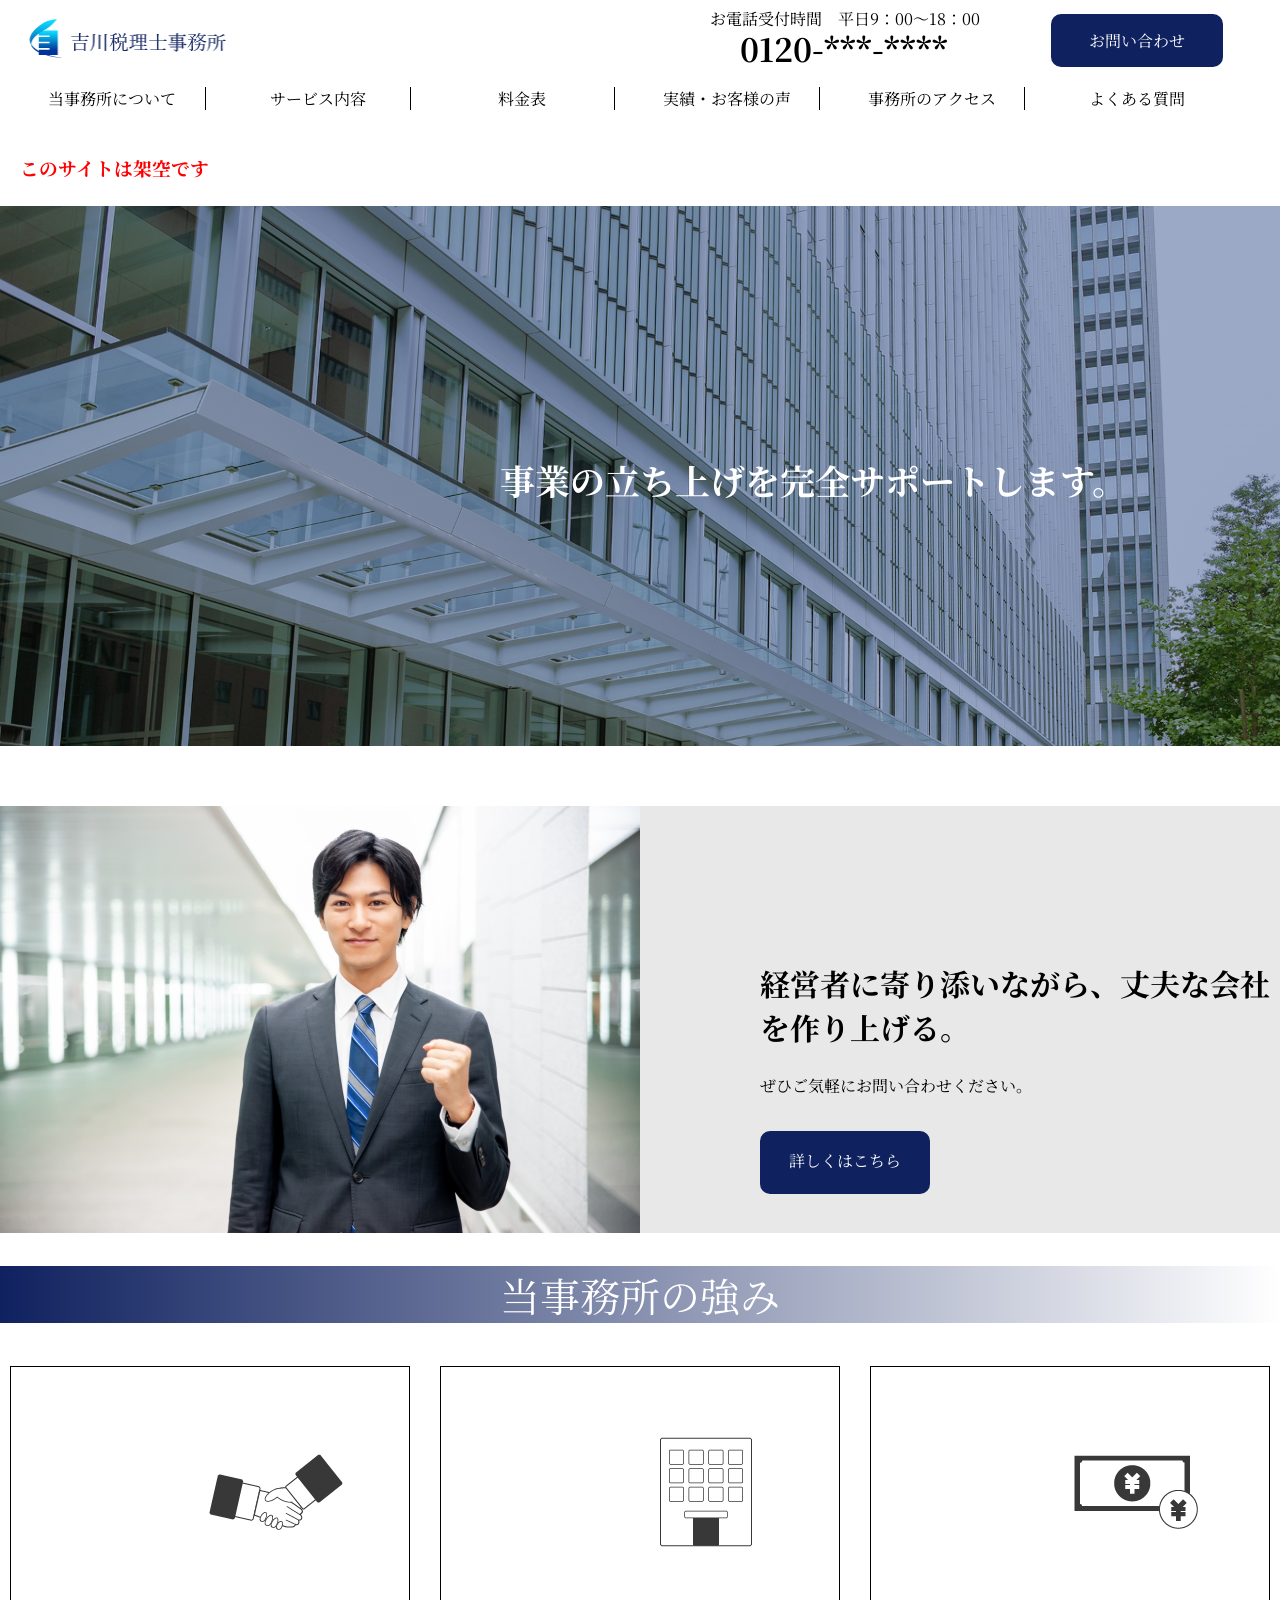
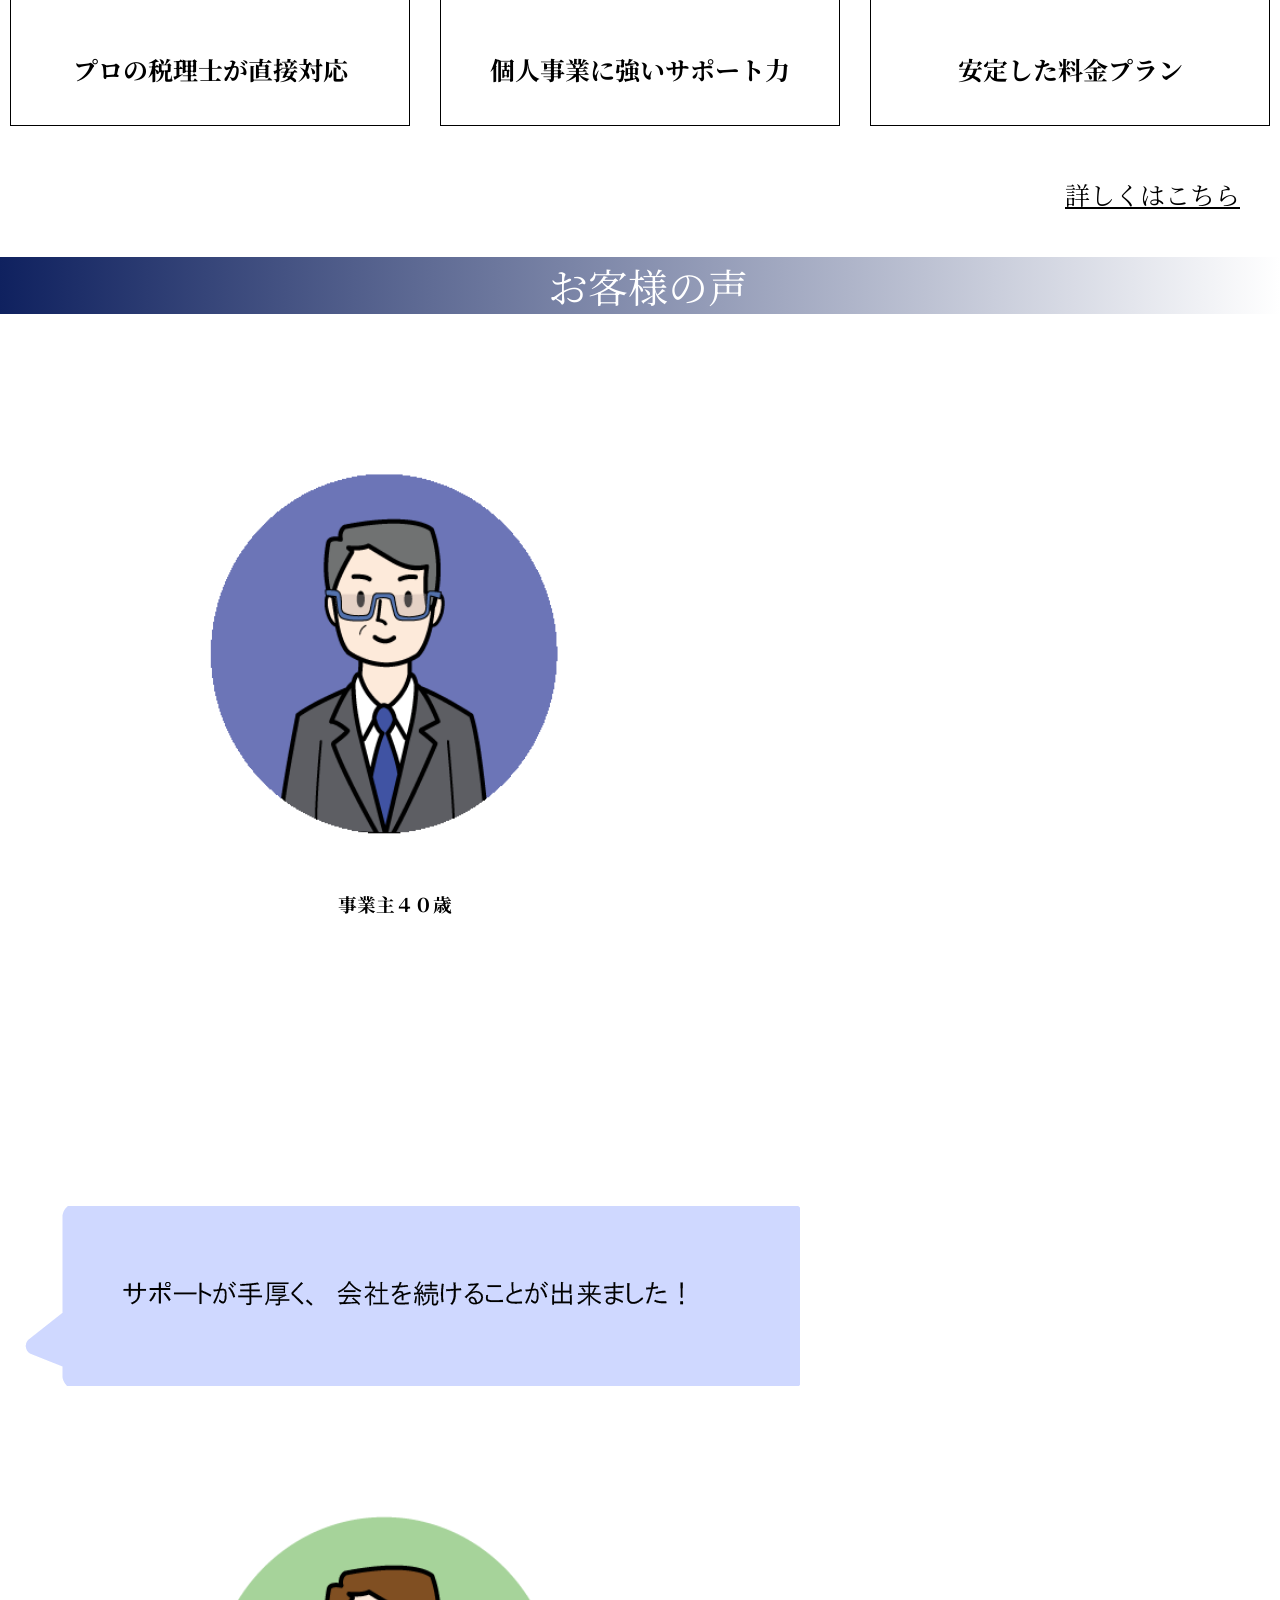
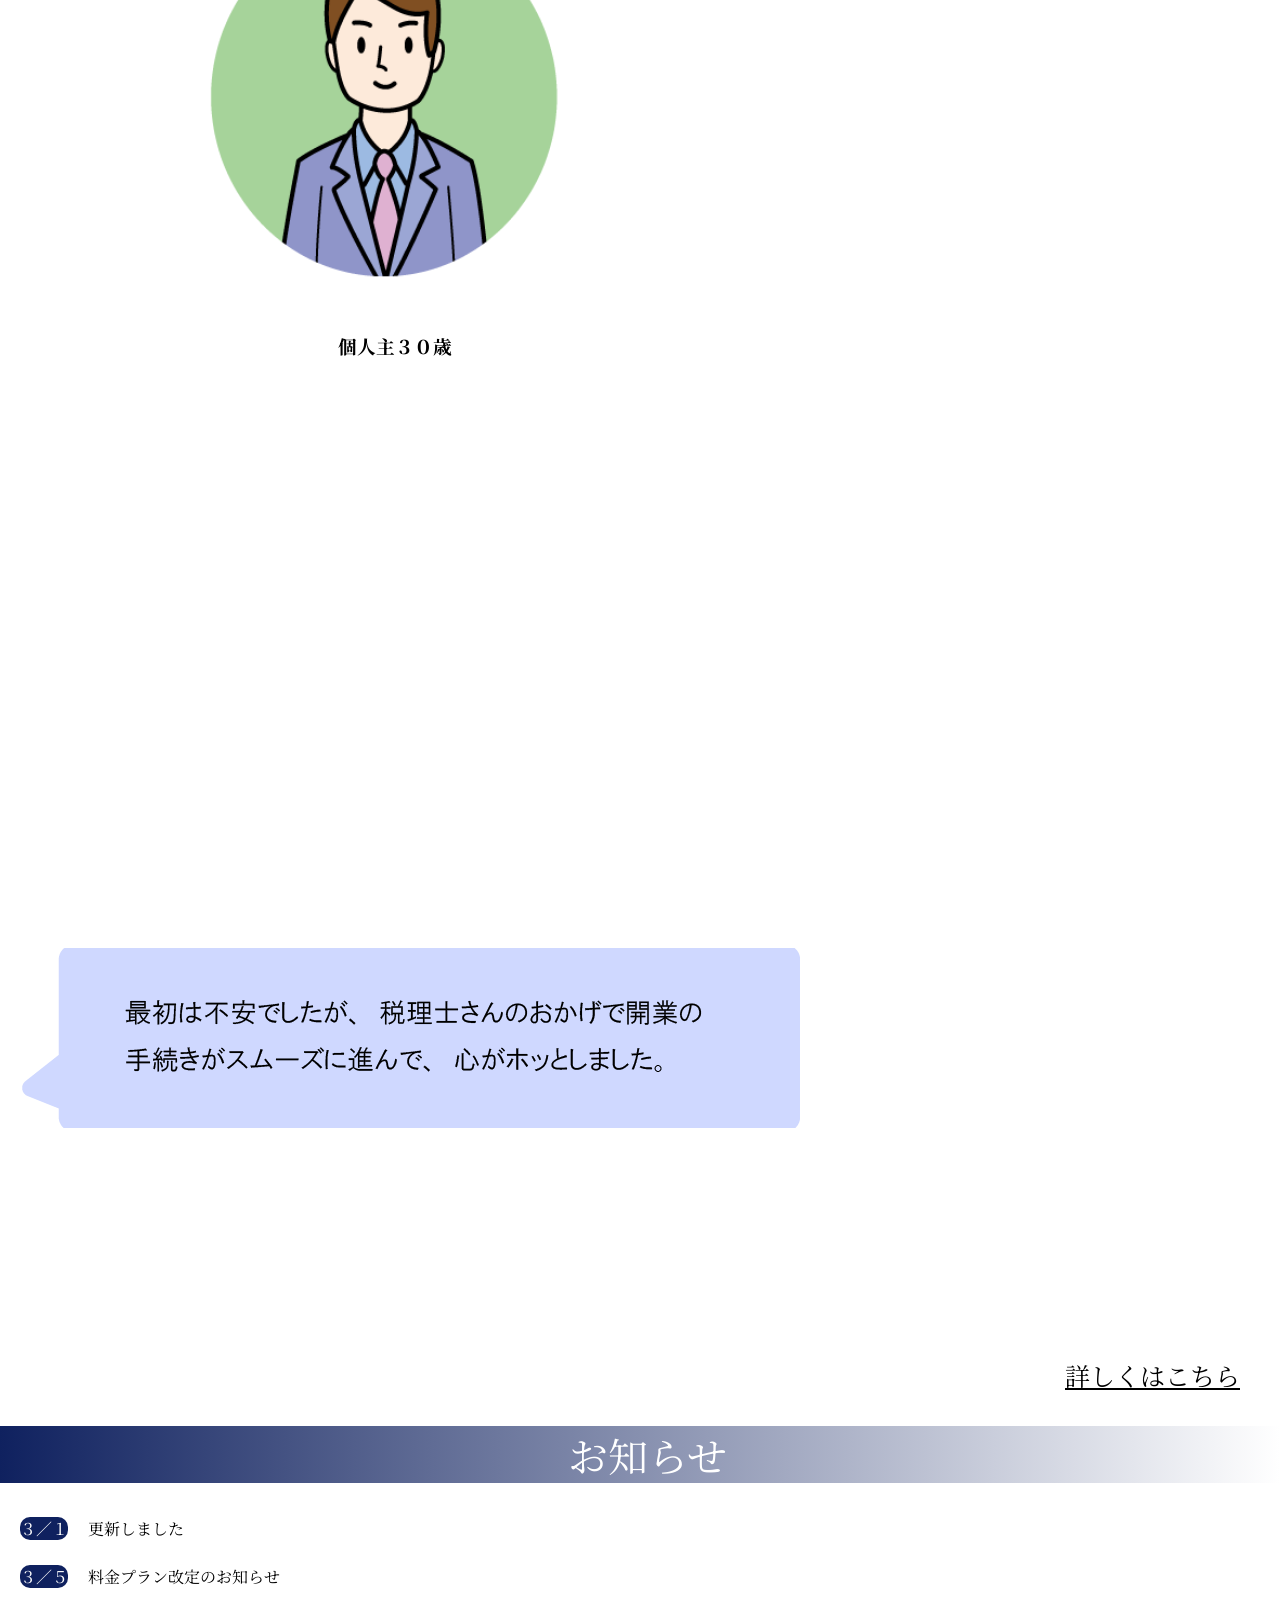
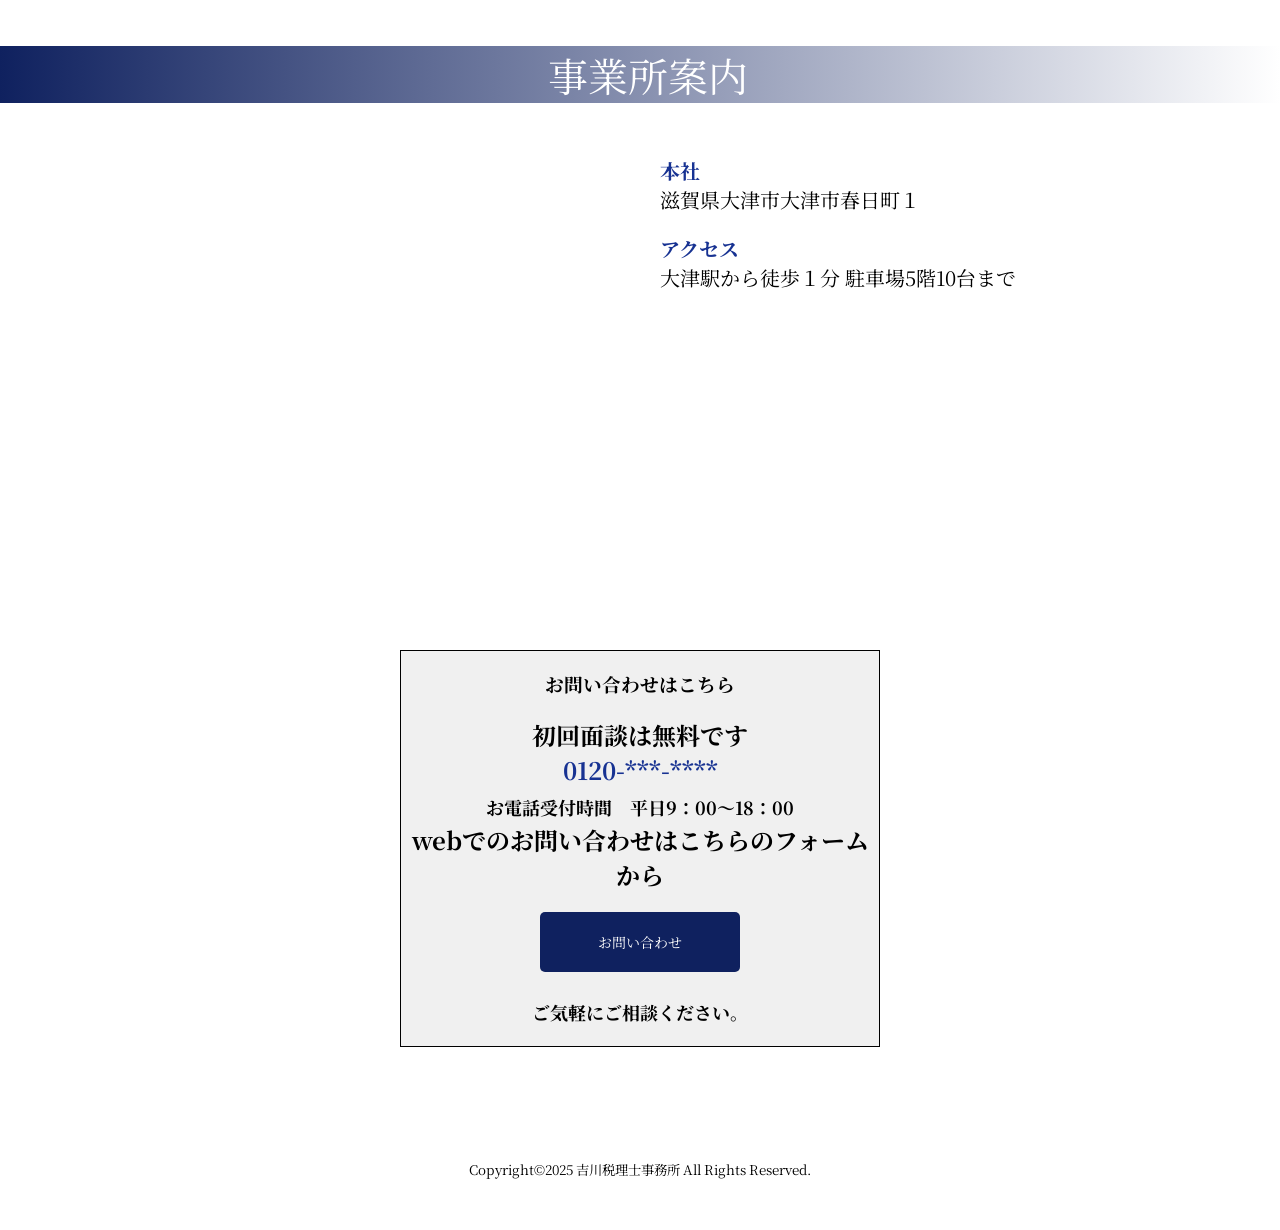
<file: index.html>
<!doctype html>
<html lang="ja">
<head>
    <meta charset="UTF-8">
    <meta name="description" content="架空の税理士のサイト">
    <meta name="viewport" content="width=device-width,initial-scale=1.0">
    <link rel="stylesheet" href="css/main.css" alt="sozai">
    <link rel="stylesheet" href="css/hamburger.css" alt="check">
    <link rel="preconnect" href="https://fonts.googleapis.com">
    <link rel="preconnect" href="https://fonts.gstatic.com" crossorigin>
    <link rel="icon" href="img/favicon.ico">
    <link href="https://fonts.googleapis.com/css2?family=Noto+Serif+JP:wght@200..900&display=swap" rel="stylesheet">
    <script src="https://code.jquery.com/jquery-3.2.1.min.js"></script>
    <script src="js/hamburger.js"></script>
    <title>[架空」吉川税理士事務所</title>
    <meta name="google-site-verification" content="s_pOcBsTZhTqE1O2tz5hnqmHVDOq3gs45yV1lkGjC7s" />
</head>
<body>
<header>
<div class="header-in">
  <div class="mainlogo">
        <img src="img/tax-icon.png" width="268px" height="53px" alt="icon">
    </div>
        <div class="toggle">
            <span></span>
            <span></span>
            <span></span>
        </div>
    
        <nav class="open">
            <ul>
                <li class="moji"><a href="seo.html">当事務所について</a></li>
                <li><a href="service.html">サービス内容</a></li>
                <li><a href="cost.html">料金表</a></li>
                <li><a href="customer.html">実績・お客様の声</a></li>
                <li><a href="access.html">事務所のアクセス</a></li>
                <li><a href="faq.html">よくある質問</a></li>
            </ul>
        </nav>
</div>
        <p class="telephone2">お電話受付時間　平日9：00～18：00</p>
        <h1 class="telephone">0120-***-****</h1>
        <h3 class="kakuu">このサイトは架空です</h3>
    <div class="wrap">
        <div class="wrap_botton">
            <a href="contact.html">お問い合わせ</a>
        </div>
    </div>
    
</header>
    <article>
    <div class="screen">
        <h1 class="word">事業の立ち上げを完全サポートします。</h1>
    </div>
    </article>
    <article>
        <h3 class="kakuu2">このサイトは架空です</h3>
    <div class="photo">
        <img src="img/4191013_s.jpg" alt="my">
        <section class="message">
            <h2>経営者に寄り添いながら、丈夫な会社を作り上げる。</h2>
            <p>ぜひご気軽にお問い合わせください。</p>
        <div class="btns">
            <br><a href="seo.html">詳しくはこちら</a>
        </div>
        </section>
    </div>
    
        <section class="tax_naiyou">
            <h2 class="main_words">当事務所の強み</h2>
        <div class="container">
            <div class="item"><img src="img/hands.png"alt="taiou"><h3>プロの税理士が直接対応</h3></div>
            <div class="item"><img src="img/company.png"alt="company"><h3>個人事業に強いサポート力</h3></div>
            <div class="item"><img src="img/money.png"alt="money"><h3>安定した料金プラン</h3></div>
        </div>
        <p style="text-align:right" class="page2"><a href="service.html" class="page3">詳しくはこちら</a></p>
        </section>
        
        <section class="castmer">
            <h2 class="main_words">お客様の声</h2>
            <div class="icon">
            <img src="img/human2.png" alt="顧客"> <h1 class="icon_name">事業主４０歳</h1>
            </div>
            <div class="bunner">
            <img src="img/bunner-01.png" alt="セリフ">
            </div>
            <div class="icon2">
            <img src="img/human1.png" alt="顧客"><h1 class="icon_name">個人主３０歳</h1>
            </div>
            <div class="bunner2">
            <img src="img/bunner-02.png" alt="セリフ">
            </div>
           <p style="text-align:right" class="page"><a href="customer.html" class="page3">詳しくはこちら</a></p>
        </section>
             
        <section class="news">
            <h2 class="main_words">お知らせ</h2>
            <ul>
                <li class="news2"><a href="#"><time datetime="2025-3-1">３／１</time>更新しました</a></li>
                <li class="news2"><a href="#"><time datetime="2025-3-5">３／５</time>料金プラン改定のお知らせ</a></li>
            </ul>
        </section>
        <article class="map">
            <h2 class="main_words">事業所案内</h2>
        <section class="access">
            <div class="map2">
                <iframe src="https://www.google.com/maps/embed?pb=!1m18!1m12!1m3!1d1634.0660372921993!2d135.86331252640971!3d35.003398818847785!2m3!1f0!2f0!3f0!3m2!1i1024!2i768!4f13.1!3m3!1m2!1s0x60010c58411da46d%3A0x3dc60a6213d0050c!2z5aSn5rSl6aeF!5e0!3m2!1sja!2sjp!4v1779445477964!5m2!1sja!2sjp" width="600" height="450" style="border:0;" allowfullscreen="" loading="lazy" referrerpolicy="no-referrer-when-downgrade"></iframe>
            </div>
            <div class="mapword">
            <p><span>本社</span>
                滋賀県大津市大津市春日町１
            </p>
            <p><span>アクセス</span>
                大津駅から徒歩１分 駐車場5階10台まで
            </p>
            </div>
        </section>
        </article>
       
        <section class="otoiawase">
            <h1>お問い合わせはこちら</h1>
                 <h2>初回面談は無料です
                <span class="word3"><br>0120-***-****</span>
                <span class="word2"><br>お電話受付時間　平日9：00～18：00</span>
                <br>webでのお問い合わせはこちらのフォームから
            <div class="btn">
                    <br><a href="contact.html">お問い合わせ</a>
            </div>
                <span class="word2">ご気軽にご相談ください。</span>
            </h2>
        </section>

 


    
    </article>
</body>
    <footer>
        <small>Copyright&copy;2025 吉川税理士事務所 All Rights Reserved.</small>
    </footer>

</html>
</file>
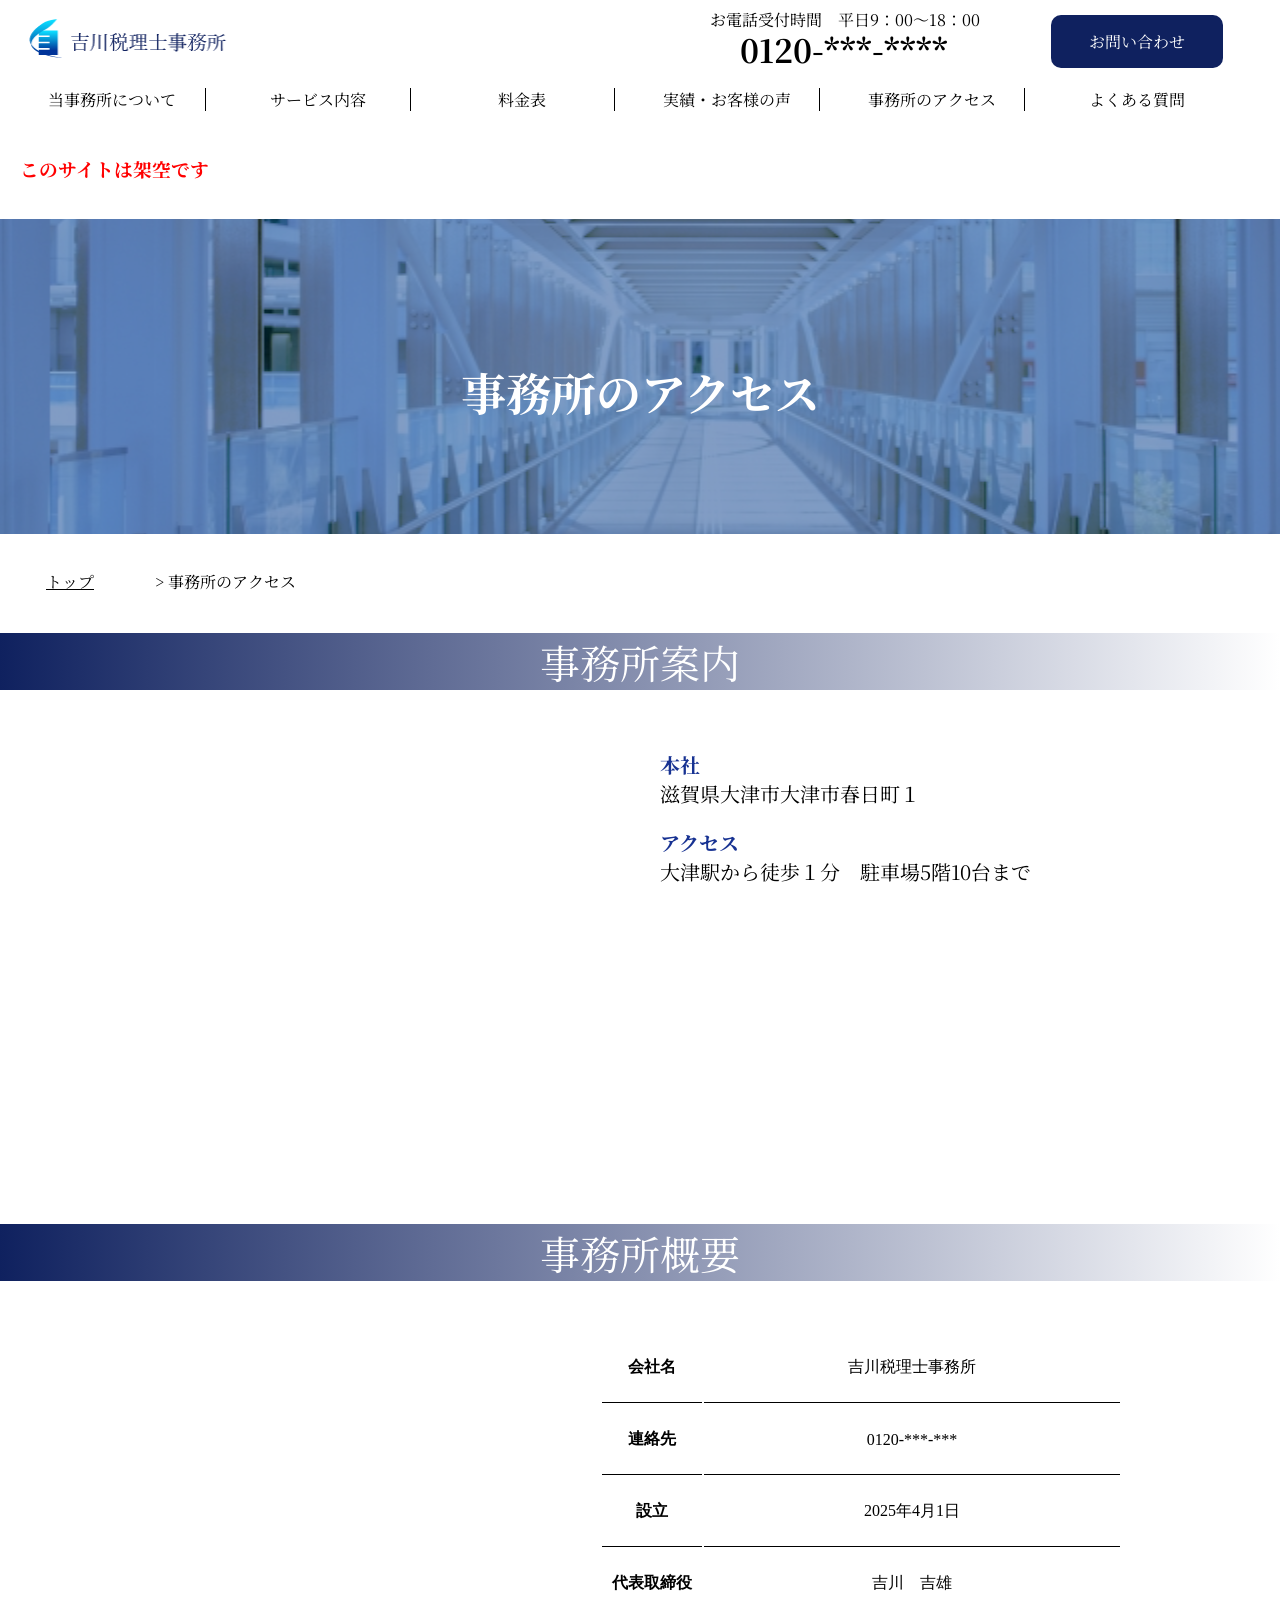
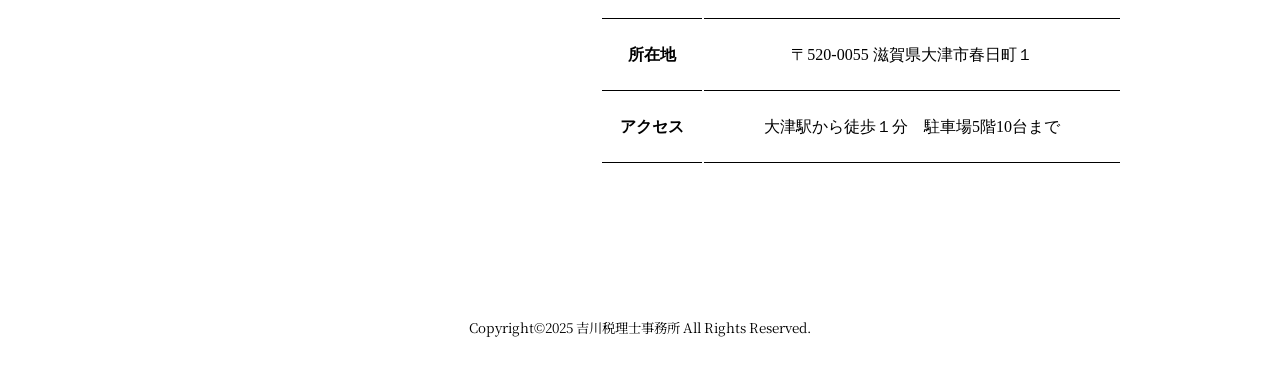
<file: access.html>
<!doctype html>
<html lang="ja">
    <head>
    <meta charset="UTF-8">
    <meta name="description" content="事務所のアクセス">
    <meta name="viewport" content="width=device-width,initial-scale=1.0">
    <link rel="stylesheet" href="css/main.css" alt="sozai">
    <link rel="stylesheet" href="css/access.css" alt="access">
    <link rel="stylesheet" href="css/access_ham.css" alt="access">
    <link rel="icon" href="img/favicon.ico">
    <title>事務所のアクセス</title>
    <link rel="preconnect" href="https://fonts.googleapis.com">
    <link rel="preconnect" href="https://fonts.gstatic.com" crossorigin>
    <link href="https://fonts.googleapis.com/css2?family=Noto+Serif+JP:wght@200..900&display=swap" rel="stylesheet">
    <script src="https://code.jquery.com/jquery-3.2.1.min.js"></script>
    <script src="js/hamburger.js"></script>
    </head>
<body>
<header>
<div class="header-in">
<div class="mainlogo">
        <a href="index.html"><img src="img/tax-icon.png" width="268px" height="53px" alt="icon"></a>
</div>
    <div class="toggle">
            <span></span>
            <span></span>
            <span></span>
    </div>
    <nav class="open">
            <ul>
                <li><a href="seo.html">当事務所について</a></li>
                <li><a href="service.html">サービス内容</a></li>
                <li><a href="cost.html">料金表</a></li>
                <li><a href="customer.html">実績・お客様の声</a></li>
                <li><a href="access.html">事務所のアクセス</a></li>
                <li><a href="faq.html">よくある質問</a></li>
            </ul>
    </nav>
    </div>
        <p class="telephone2">お電話受付時間　平日9：00～18：00</p>
        <h1 class="telephone">0120-***-****</h1>
        <h3 class="kakuu">このサイトは架空です</h3>
    <div class="wrap">
        <div class="wrap_botton">
            <a href="contact.html">お問い合わせ</a>
        </div>
    </div>
</header>
    <article>
            <div class="photo_seo">
                <h1 class="word_seo">事務所のアクセス</h1>
            </div>
            <ol class="pan">
                <li class="panmoji"><a href="index.html" class="panmoji2">トップ</a>&nbsp;&nbsp;&gt;</li>
                <li class="panmoji">事務所のアクセス</li>
            </ol>
            <h3 class="kakuu2">このサイトは架空です</h3>
    </article>
             <article class="map">
               <div class="access_words">
                <p>事務所案内</p>
            </div>
        <section class="access">
            <div class="map2">
                <iframe src="https://www.google.com/maps/embed?pb=!1m18!1m12!1m3!1d1634.0660372921993!2d135.86331252640971!3d35.003398818847785!2m3!1f0!2f0!3f0!3m2!1i1024!2i768!4f13.1!3m3!1m2!1s0x60010c58411da46d%3A0x3dc60a6213d0050c!2z5aSn5rSl6aeF!5e0!3m2!1sja!2sjp!4v1779445629456!5m2!1sja!2sjp" width="600" height="450" style="border:0;" allowfullscreen="" loading="lazy" referrerpolicy="no-referrer-when-downgrade"></iframe>
            </div>
            <div class="mapword">
            <p><span>本社</span>
                滋賀県大津市大津市春日町１
            </p>
            <p><span>アクセス</span>
                大津駅から徒歩１分　駐車場5階10台まで
            </p>
            </div>
        </section>
        </article>
       
            <div class="access_words">
                <p>事務所概要</p>
            </div>
            <table>
                <tr>
                    <th>会社名</th>
                    <td>吉川税理士事務所</td>
                </tr>
                <tr>
                    <th>連絡先</th>
                    <td>0120-***-***</td>
                </tr>
                <tr>
                    <th>設立</th>
                    <td>2025年4月1日</td>
                </tr>
                <tr>
                    <th>代表取締役</th>
                    <td>吉川　吉雄</td>
                </tr>
                <tr>
                    <th>所在地</th>
                    <td>〒520-0055 滋賀県大津市春日町１</td>
                </tr>
                <tr>
                    <th>アクセス</th>
                    <td>大津駅から徒歩１分　駐車場5階10台まで</td>
                </tr>
            </table>
       
</body>
<footer>
    <div class="wrap2">
        <div class="wrap_botton2">
            <a href="contact.html">お問い合わせ</a>
        </div>
    </div>
    <small>Copyright&copy;2025 吉川税理士事務所 All Rights Reserved.</small>
</footer>
</html>
</file>
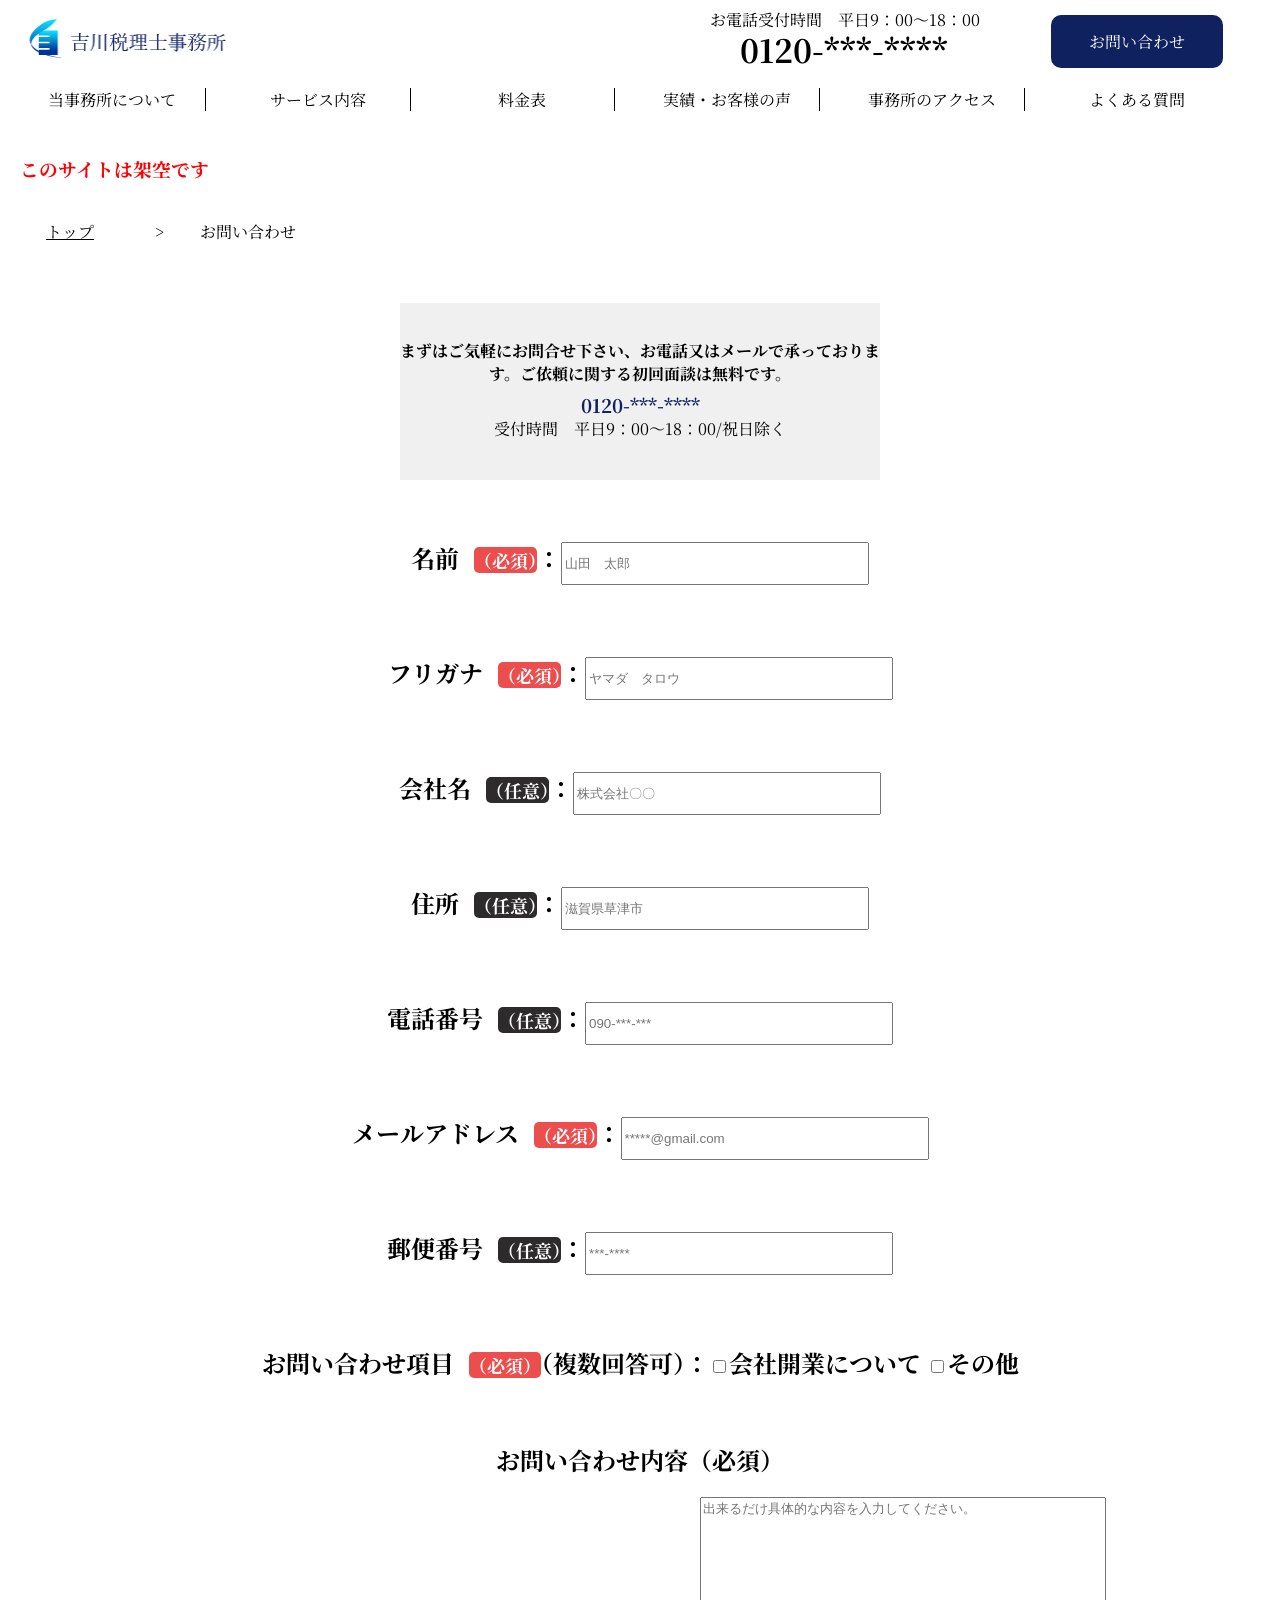
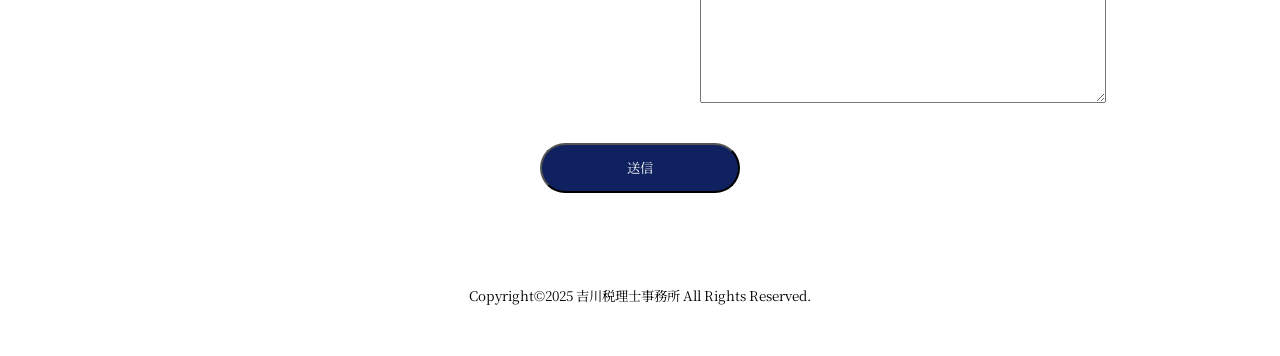
<file: contact.html>
<!doctype html>
<html lang="ja">
    <head>
        <meta charset="UTF-8">
        <meta name="description" content="お問い合わせ">
        <meta name="viewport" content="width=device-width,initial-scale=1.0">
        <link rel="stylesheet" href="css/main.css" alt="sozai">
        <link rel="stylesheet" href="css/contact.css" alt="contact">
        <link rel="stylesheet" href="css/contact_ham.css" alt="contact">
        <link rel="icon" href="img/favicon.ico">
        <title>お問い合わせフォーム</title>
     <link rel="preconnect" href="https://fonts.googleapis.com">
    <link rel="preconnect" href="https://fonts.gstatic.com" crossorigin>
    <link href="https://fonts.googleapis.com/css2?family=Noto+Serif+JP:wght@200..900&display=swap" rel="stylesheet">
    <script src="https://code.jquery.com/jquery-3.2.1.min.js"></script>
    <script src="js/hamburger.js"></script>
    </head>
    <body>
    <header>
    <div class="header-in">
        <div class="mainlogo">
                <a href="index.html"><img src="img/tax-icon.png" width="268px" height="53px" alt="icon"></a>
            </div>
             <div class="toggle">
            <span></span>
            <span></span>
            <span></span>
            </div>
            <nav class="open">
             <ul>
                    <li><a href="seo.html">当事務所について</a></li>
                    <li><a href="service.html">サービス内容</a></li>
                    <li><a href="cost.html">料金表</a></li>
                    <li><a href="customer.html">実績・お客様の声</a></li>
                    <li><a href="access.html">事務所のアクセス</a></li>
                    <li><a href="faq.html">よくある質問</a></li>
            </ul>
            </nav>
    </div>
                 <p class="telephone2">お電話受付時間　平日9：00～18：00</p>
                <h1 div class="telephone">0120-***-****</h1>
                <h3 class="kakuu">このサイトは架空です</h3>
            <div class="wrap">
                <div class="wrap_botton">
                    <a href="contact.html">お問い合わせ</a>
                </div>
            </div>
    </header>
    <article>
        <ol class="pan">
            <li class="panmoji"><a href="index.html" class="panmoji2">トップ</a>&nbsp;&nbsp;&gt;</li>
            <li class="panmoji">お問い合わせ</li>
        </ol>
        <h3 class="kakuu2">このサイトは架空です</h3>
    </article>
    <article>
        <article class="phone">
        <section>
            <p class="text1">まずはご気軽にお問合せ下さい、お電話又はメールで承っております。ご依頼に関する初回面談は無料です。</p>
        </section>
            <h1 class="phone1">0120-***-****</h1>
            <p class="text2">受付時間　平日9：00～18：00/祝日除く</p>
        </article>
            <form>
                <h2>
                    <label>名前<span class="required">（必須）</span>：<input type="text" name="namae" placeholder="山田　太郎" required></label>
                </h2>
                <h2>
                    <label>フリガナ<span class="required">（必須）</span>：<input type="text" name="hurigana" placeholder="ヤマダ　タロウ" required></label>
                </h2>
                <h2>
                    <label>会社名<span class="required2">（任意）</span>：<input type="text" name="usercompany" placeholder="株式会社〇〇"></label>
                </h2>
                <h2>
                    <label>住所<span class="required2">（任意）</span>：<input type="text" name="useraddress" placeholder="滋賀県草津市"></label>
                </h2>
                <h2>
                    <label>電話番号<span class="required2">（任意）</span>：<input type="tel" name="usertel" placeholder="090-***-***"></label>
                </h2>
                <h2>
                    <label>メールアドレス<span class="required">（必須）</span>：<input type="email"name="usermail" placeholder="*****@gmail.com" required></label>
                </h2>
                <h2>
                    <label>郵便番号<span class="required2">（任意）</span>：<input type="text" name="userpostal" placeholder="***-****"></label>
                </h2>
                <h2 class="checkbox">
                    <label>お問い合わせ項目<span class="required">（必須）</span>（複数回答可）：<input type="checkbox" name="course" value="kigyou" required>会社開業について
                                                                <input type="checkbox" name="course" value="sonota" required>その他
                                                                
                    </label>
                </h2>
                <h2>
                    <label>お問い合わせ内容（必須）<textarea name="usercomment" placeholder="出来るだけ具体的な内容を入力してください。" required></textarea></label>
                </h2>
                <h1 class="soushin">
                    <button type="submit" name="soushin">送信</button>
                </h1>
            </form>
    </article>
    </body>
    <footer>
        <small>Copyright&copy;2025 吉川税理士事務所 All Rights Reserved.</small>
    </footer>
</html>
</file>
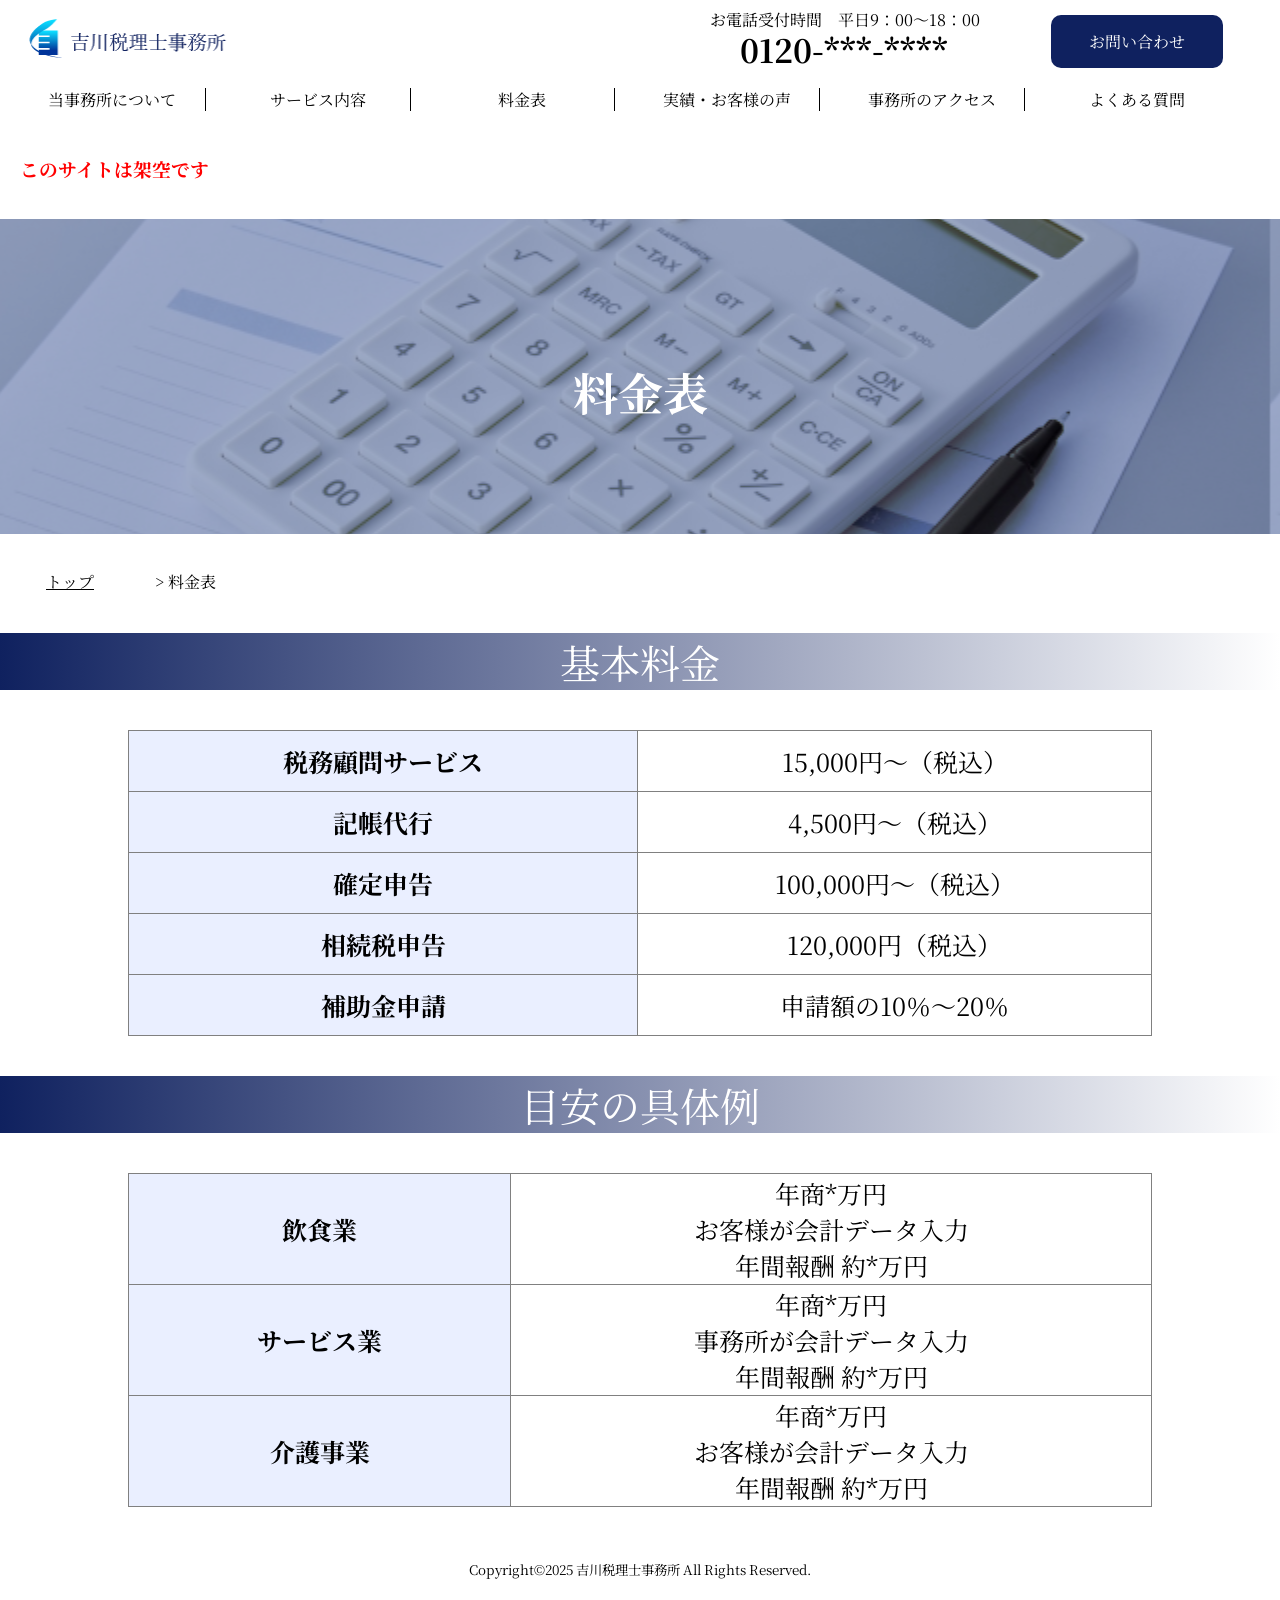
<file: cost.html>
<!doctype html>
<html lang="ja">
<head>
    <meta charset="UTF-8">
    <meta name="description" content="費用・プラン">
    <meta name="viewport" content="width=device-width,initial-scale=1.0">
    <link rel="stylesheet" href="css/main.css"alt="sozai">
    <link rel="stylesheet" href="css/cost.css"alt="cost">
    <link rel="stylesheet" href="css/cost_ham.css" alt="sozai">
    <link rel="icon" href="img/favicon.ico">
    <title>費用・プラン</title>
    <link rel="preconnect" href="https://fonts.googleapis.com">
    <link rel="preconnect" href="https://fonts.gstatic.com" crossorigin>
    <link href="https://fonts.googleapis.com/css2?family=Noto+Serif+JP:wght@200..900&display=swap" rel="stylesheet">
    <script src="https://code.jquery.com/jquery-3.2.1.min.js"></script>
    <script src="js/hamburger.js"></script>
   
</head>
<body>
<header>
<div class="header-in">
<div class="mainlogo">
        <a href="index.html"><img src="img/tax-icon.png" width="268px" height="53px" alt="icon"></a>
</div>
        <div class="toggle">
            <span></span>
            <span></span>
            <span></span>
        </div>
        <nav class="open">
            <ul>
                <li><a href="seo.html">当事務所について</a></li>
                <li><a href="service.html">サービス内容</a></li>
                <li><a href="cost.html">料金表</a></li>
                <li><a href="customer.html">実績・お客様の声</a></li>
                <li><a href="access.html">事務所のアクセス</a></li>
                <li><a href="faq.html">よくある質問</a></li>
            </ul>
        </nav>
</div>
        <p class="telephone2">お電話受付時間　平日9：00～18：00</p>
        <h1 class="telephone">0120-***-****</h1>
        <h3 class="kakuu">このサイトは架空です</h3>
    <div class="wrap">
        <div class="wrap_botton">
            <a href="contact.html">お問い合わせ</a>
        </div>
    </div>
</header>
    <article>
            <div class="photo_seo">
                <h1 class="word_seo">料金表</h1>
            </div>
            <ol class="pan">
                <li class="panmoji"><a href="index.html" class="panmoji2">トップ</a>&nbsp;&nbsp;&gt;</li>
                <li class="panmoji">料金表</li>
            </ol>
            <h3 class="kakuu2">このサイトは架空です</h3>
         <section> 
            <div>
                <p class="cost_words">基本料金</p>
            
                <table border="1" style="border-collapse:collapse" >
                    <tr>
                        <th>税務顧問サービス</th>
                        <td>15,000円～（税込）</td>
                    </tr>
                    <tr>
                        <th>記帳代行</th>
                        <td>4,500円～（税込）</td>
                    </tr>
                    <tr>
                        <th>確定申告</th>
                        <td>100,000円～（税込）</td>
                    </tr>
                    <tr>
                        <th>相続税申告</th>
                        <td>120,000円（税込）</td>
                    </tr>
                    <tr>
                        <th>補助金申請</th>
                        <td>申請額の10％～20％</td>
                    </tr>
                </table>
            </div>
        </section>
         <p class="cost_words">目安の具体例 </p>
         <section>
         <table border="1" style="border-collapse:collapse">
                <tr>
                    <th>飲食業</th>
                    <td>年商*万円<br>
                        お客様が会計データ入力<br>
                        年間報酬 約*万円
                    </td>
                </tr>
                <tr>
                    <th>サービス業</th>
                    <td>年商*万円<br>
                        事務所が会計データ入力<br>
                        年間報酬 約*万円
                    </td>
                </tr>
                <tr>
                    <th>介護事業</th>
                    <td>年商*万円<br>
                        お客様が会計データ入力<br>
                        年間報酬 約*万円
                    </td>
                </tr>
         </table>
         </section>
    </article>
</body>
<footer>
    <div class="wrap2">
        <div class="wrap_botton2">
            <a href="contact.html">お問い合わせ</a>
        </div>
    </div>
    <small>Copyright&copy;2025 吉川税理士事務所 All Rights Reserved.</small>
</footer>
</html>
</file>
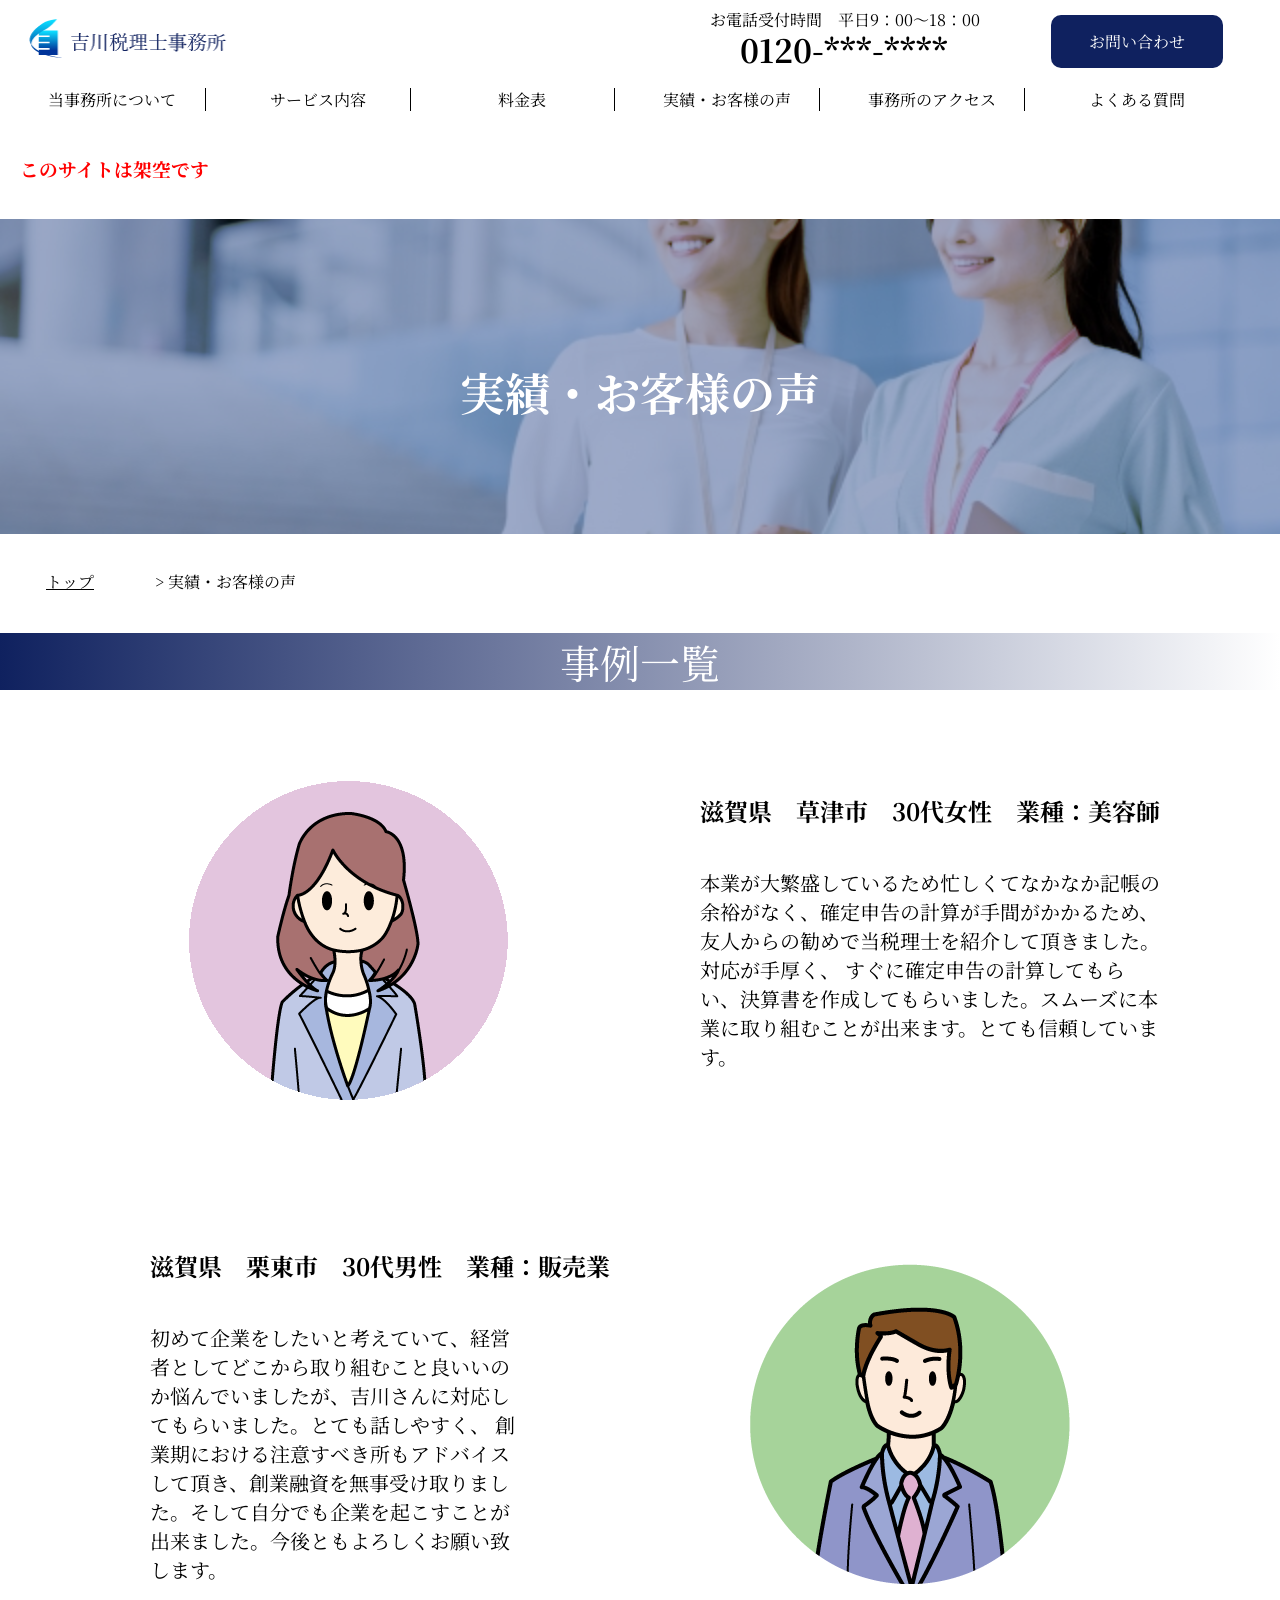
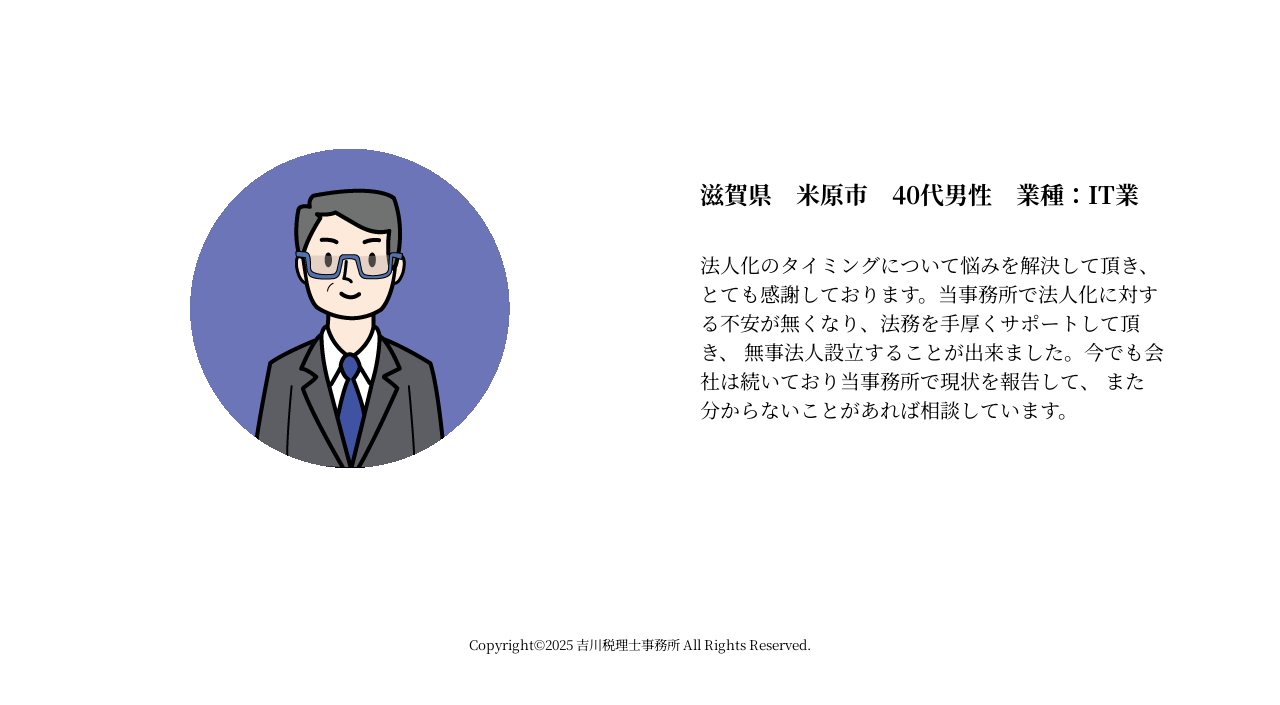
<file: customer.html>
<!doctype html>
<html lang="ja">
<head>
        <meta charset="UTF-8">
        <meta name="description" content="実績・お客様の声">
        <meta name="viewport" content="width=device-width,initial-scale=1.0">
        <link rel="stylesheet" href="css/main.css" alt="sozai">
        <link rel="stylesheet" href="css/customer.css" alt="customer">
        <link rel="stylesheet" href="css/customer_ham.css" alt="customer">
        <link rel="icon" href="img/favicon.ico">
        <title>実績・・お客様の声</title>
        <link rel="preconnect" href="https://fonts.googleapis.com">
        <link rel="preconnect" href="https://fonts.gstatic.com" crossorigin>
        <link href="https://fonts.googleapis.com/css2?family=Noto+Serif+JP:wght@200..900&display=swap" rel="stylesheet">
        <script src="https://code.jquery.com/jquery-3.2.1.min.js"></script>
        <script src="js/hamburger.js"></script>
</head>
<body>
<header>
<div class="header-in">
    <div class="mainlogo">
        <a href="index.html"><img src="img/tax-icon.png" width="268px" height="53px" alt="icon"></a>
    </div>
            <div class="toggle">
                <span></span>
                <span></span>
                <span></span>
            </div>
        <nav class="open">
            <ul>
                <li><a href="seo.html">当事務所について</a></li>
                <li><a href="service.html">サービス内容</a></li>
                <li><a href="cost.html">料金表</a></li>
                <li><a href="customer.html">実績・お客様の声</a></li>
                <li><a href="access.html">事務所のアクセス</a></li>
                <li><a href="faq.html">よくある質問</a></li>
            </ul>
        </nav>
</div>
     <p class="telephone2">お電話受付時間　平日9：00～18：00</p>
        <h1 div class="telephone">0120-***-****</h1>
        <h3 class="kakuu">このサイトは架空です</h3>
    <div class="wrap">
        <div class="wrap_botton">
            <a href="contact.html">お問い合わせ</a>
        </div>
    </div>
</header>
<article>
            <div class="photo_seo">
                <h1 class="word_seo">実績・お客様の声</h1>
            </div>
            <ol class="pan">
                <li class="panmoji"><a href="index.html" class="panmoji2">トップ</a>&nbsp;&nbsp;&gt;</li>
                <li class="panmoji">実績・お客様の声</li>
            </ol>
            <h3 class="kakuu2">このサイトは架空です</h3>

            <div class="customer_words">
                <p>事例一覧</p>
            </div>
            <section class="column2">
                <div class="box2">
                    <div class="photo2">
                        <img src="img/human3.png" alt="woman">
                    </div>
                    <div class="desc2">
                        <h2 class="txt3">滋賀県　草津市　30代女性　業種：美容師</h2>
                        <p class="txt2">本業が大繁盛しているため忙しくてなかなか記帳の余裕がなく、確定申告の計算が手間がかかるため、友人からの勧めで当税理士を紹介して頂きました。対応が手厚く、
                            すぐに確定申告の計算してもらい、決算書を作成してもらいました。スムーズに本業に取り組むことが出来ます。とても信頼しています。</p>
                </div>
                </div>
           
                <div class="box2">
                    <div class="photo2">
                        <img src="img/human1.png" alt="man">
                    </div>
                    <div class="desc2">
                        <h2 class="txt3">滋賀県　栗東市　30代男性　業種：販売業</h2>
                        <p class="txt2">初めて企業をしたいと考えていて、経営者としてどこから取り組むこと良いいのか悩んでいましたが、吉川さんに対応してもらいました。とても話しやすく、
                            創業期における注意すべき所もアドバイスして頂き、創業融資を無事受け取りました。そして自分でも企業を起こすことが出来ました。今後ともよろしくお願い致します。</p>
                    </div>
                </div>
          
                <div class="box2">
                    <div class="photo2">
                        <img src="img/human2.png" alt="man2">
                    </div>
                    <div class="desc2">
                        <h2 class="txt3">滋賀県　米原市　40代男性　業種：IT業</h2>
                        <p class="txt2">法人化のタイミングについて悩みを解決して頂き、とても感謝しております。当事務所で法人化に対する不安が無くなり、法務を手厚くサポートして頂き、
                            無事法人設立することが出来ました。今でも会社は続いており当事務所で現状を報告して、 また分からないことがあれば相談しています。</p>
                    </div>
                </div>
          </section>  



</article>
</body>
<footer>
      <div class="wrap2">
        <div class="wrap_botton2">
            <a href="contact.html">お問い合わせ</a>
        </div>
    </div>
        <small>Copyright&copy;2025 吉川税理士事務所 All Rights Reserved.</small>
</footer>
</html>
</file>
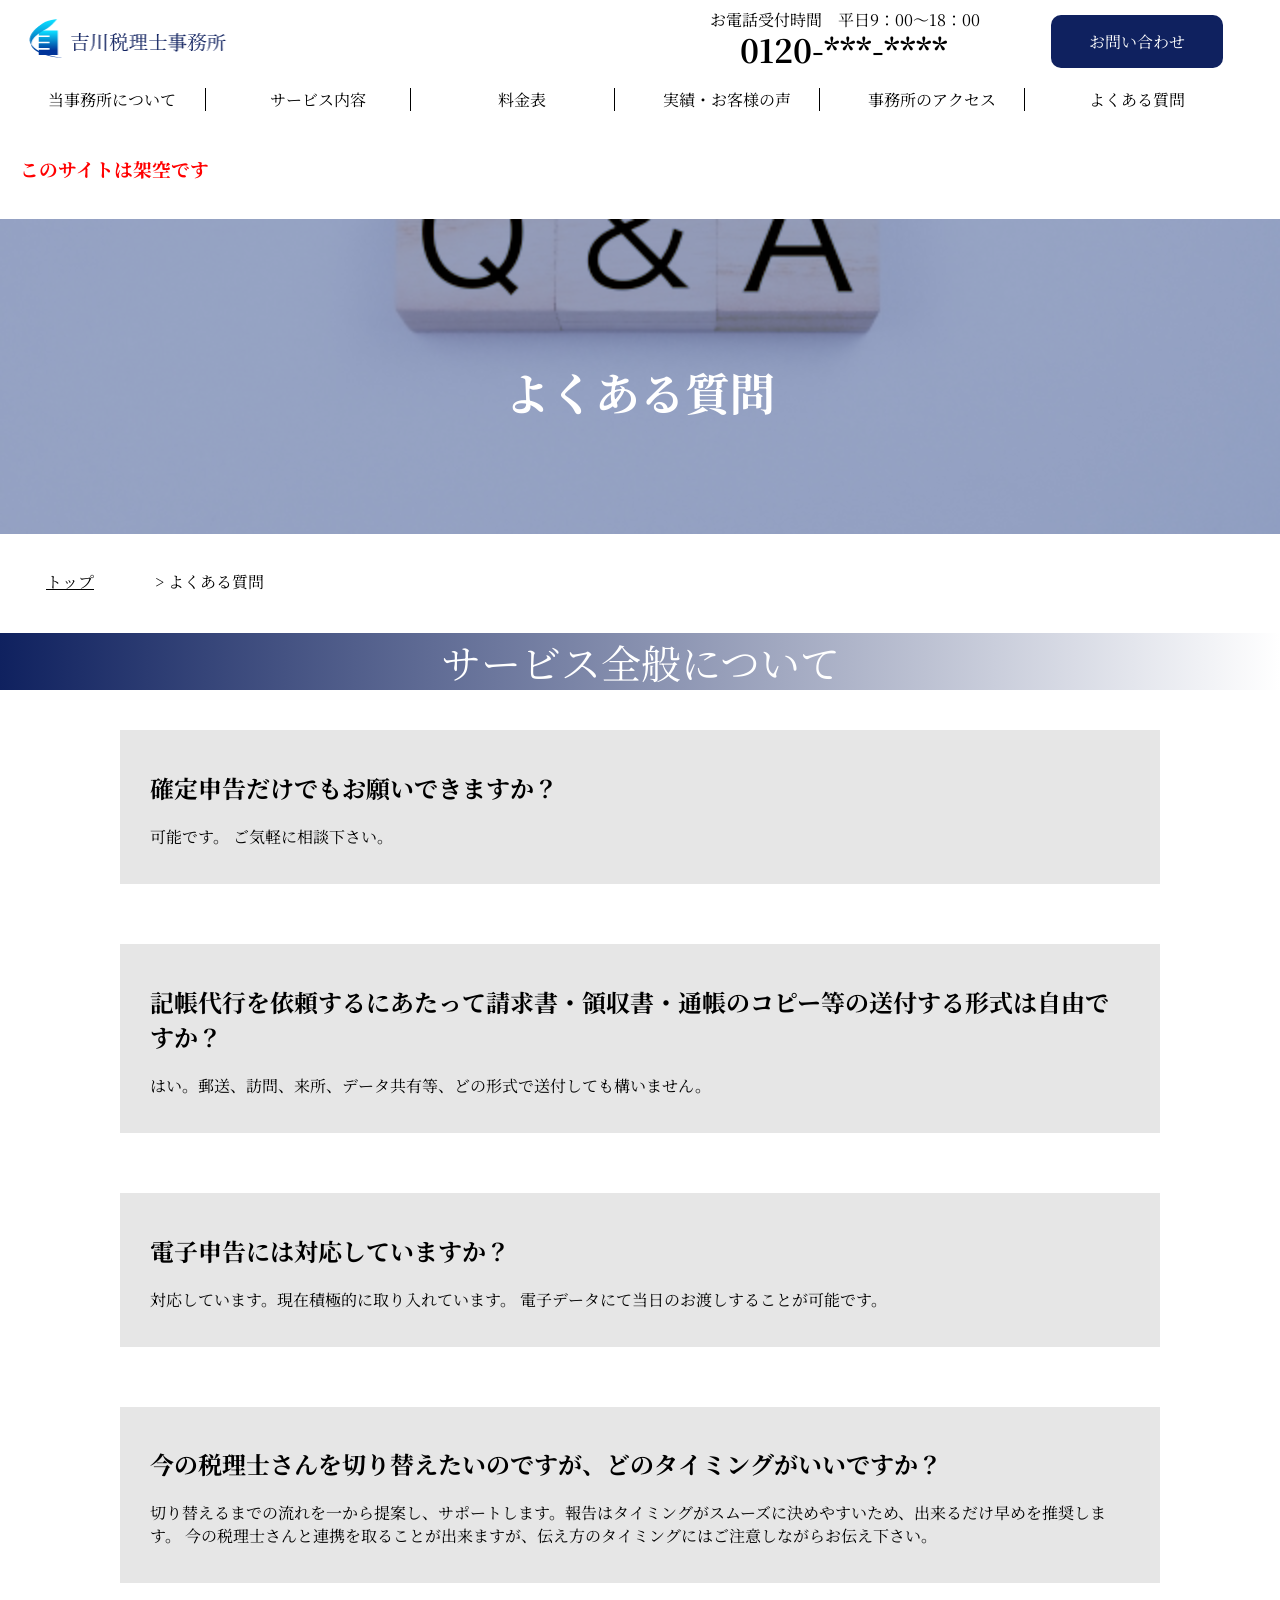
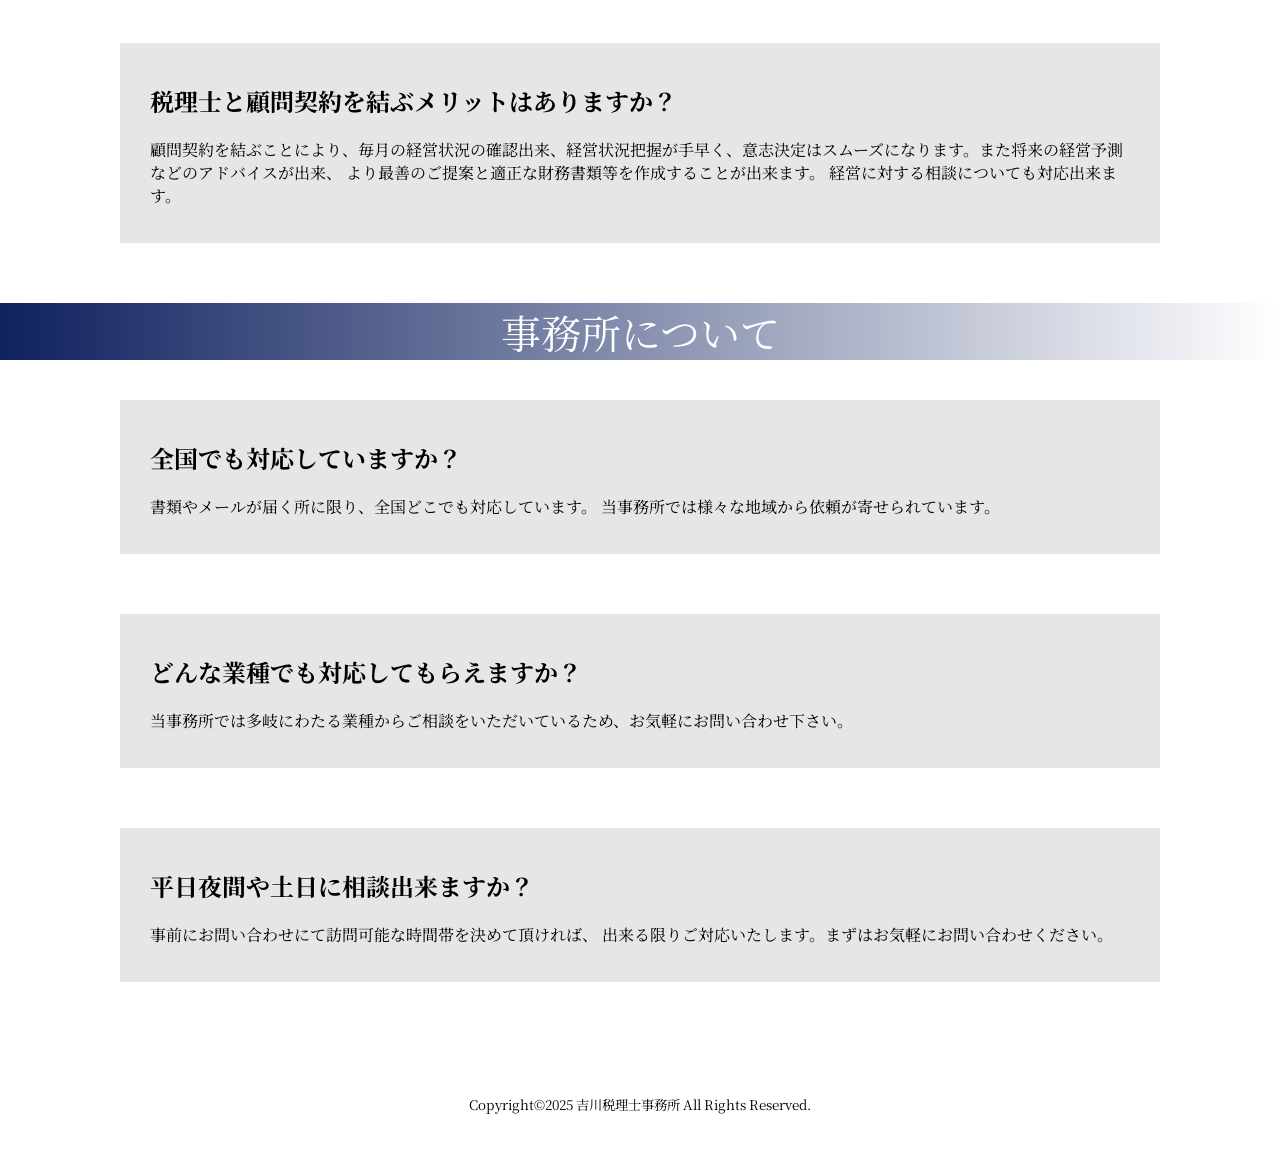
<file: faq.html>
<!doctype html>
<html lang="ja">
    <head>
        <meta charset="UTF-8">
        <meta name="description" content="よくある質問">
        <meta name="viewport" content="width=device-width,initial-scale=1.0">
        <title>よくある質問</title>
        <link rel="stylesheet" href="css/main.css" alt="sozai">
        <link rel="stylesheet" href="css/faq.css" alt="faq">
        <link rel="stylesheet" href="css/faq_ham.css" alt="faq">
        <link rel="preconnect" href="https://fonts.googleapis.com">
        <link rel="preconnect" href="https://fonts.gstatic.com" crossorigin>
        <link rel="icon" href="img/favicon.ico">
        <link href="https://fonts.googleapis.com/css2?family=Noto+Serif+JP:wght@200..900&display=swap" rel="stylesheet">
        <script src="https://code.jquery.com/jquery-3.2.1.min.js"></script>
        <script src="js/hamburger.js"></script>
    </head>
    <body>
<header>
<div class="header-in">
    <div class="mainlogo">
        <a href="index.html"><img src="img/tax-icon.png" width="268px" height="53px" alt="icon"></a>
    </div>
    <div class="toggle">
            <span></span>
            <span></span>
            <span></span>
    </div>
        <nav class="open">
            <ul>
                <li><a href="seo.html">当事務所について</a></li>
                <li><a href="service.html">サービス内容</a></li>
                <li><a href="cost.html">料金表</a></li>
                <li><a href="customer.html">実績・お客様の声</a></li>
                <li><a href="access.html">事務所のアクセス</a></li>
                <li><a href="faq.html">よくある質問</a></li>
            </ul>
        </nav>
</div>
          <p class="telephone2">お電話受付時間　平日9：00～18：00</p>
        <h1 class="telephone">0120-***-****</h1>
        <h3 class="kakuu">このサイトは架空です</h3>
    <div class="wrap">
        <div class="wrap_botton">
            <a href="contact.html">お問い合わせ</a>
        </div>
    </div>
</header>
    <article>
            <div class="photo_seo">
                <h1 class="word_seo">よくある質問</h1>
            </div>
            <ol class="pan">
                <li class="panmoji"><a href="index.html" class="panmoji2">トップ</a>&nbsp;&nbsp;&gt;</li>
                <li class="panmoji">よくある質問</li>
            </ol>
            <h3 class="kakuu2">このサイトは架空です</h3>

            <div class="faq_words">
                <p>サービス全般について</p>
            </div>
            <div class="box3">
                <h2>確定申告だけでもお願いできますか？</h2>
                <p>可能です。
                    ご気軽に相談下さい。
                </p>
            </div>
             <div class="box3">
                <h2>記帳代行を依頼するにあたって請求書・領収書・通帳のコピー等の送付する形式は自由ですか？</h2>
                <p>はい。郵送、訪問、来所、データ共有等、どの形式で送付しても構いません。
                </p>
            </div>
            <div class="box3">
                <h2>電子申告には対応していますか？</h2>
                <p>対応しています。現在積極的に取り入れています。
                    電子データにて当日のお渡しすることが可能です。
                </p>
            </div>
            <div class="box3">
                <h2>今の税理士さんを切り替えたいのですが、どのタイミングがいいですか？</h2>
                <p>切り替えるまでの流れを一から提案し、サポートします。報告はタイミングがスムーズに決めやすいため、出来るだけ早めを推奨します。
                    今の税理士さんと連携を取ることが出来ますが、伝え方のタイミングにはご注意しながらお伝え下さい。
                </p>
            </div>
            <div class="box3">
                <h2>税理士と顧問契約を結ぶメリットはありますか？</h2>
                <p>顧問契約を結ぶことにより、毎月の経営状況の確認出来、経営状況把握が手早く、意志決定はスムーズになります。また将来の経営予測などのアドバイスが出来、
                    より最善のご提案と適正な財務書類等を作成することが出来ます。
                    経営に対する相談についても対応出来ます。
                </p>
            </div>
             <div class="faq_words">
                <p>事務所について</p>
            </div>
            <div class="box3">
                <h2>全国でも対応していますか？</h2>
                <p>書類やメールが届く所に限り、全国どこでも対応しています。
                    当事務所では様々な地域から依頼が寄せられています。
                </p>
            </div>
            <div class="box3">
                <h2>どんな業種でも対応してもらえますか？</h2>
                <p>
                    当事務所では多岐にわたる業種からご相談をいただいているため、お気軽にお問い合わせ下さい。
                </p>
            </div>
            <div class="box3">
                <h2>平日夜間や土日に相談出来ますか？</h2>
                <p>事前にお問い合わせにて訪問可能な時間帯を決めて頂ければ、
                    出来る限りご対応いたします。まずはお気軽にお問い合わせください。
                    
                </p>
            </div>



    </article>
</body>

    <footer>
        <div class="wrap2">
        <div class="wrap_botton2">
            <a href="contact.html">お問い合わせ</a>
        </div>
    </div>
        <small>Copyright&copy;2025 吉川税理士事務所 All Rights Reserved.</small>
    </footer>
</html>
</file>
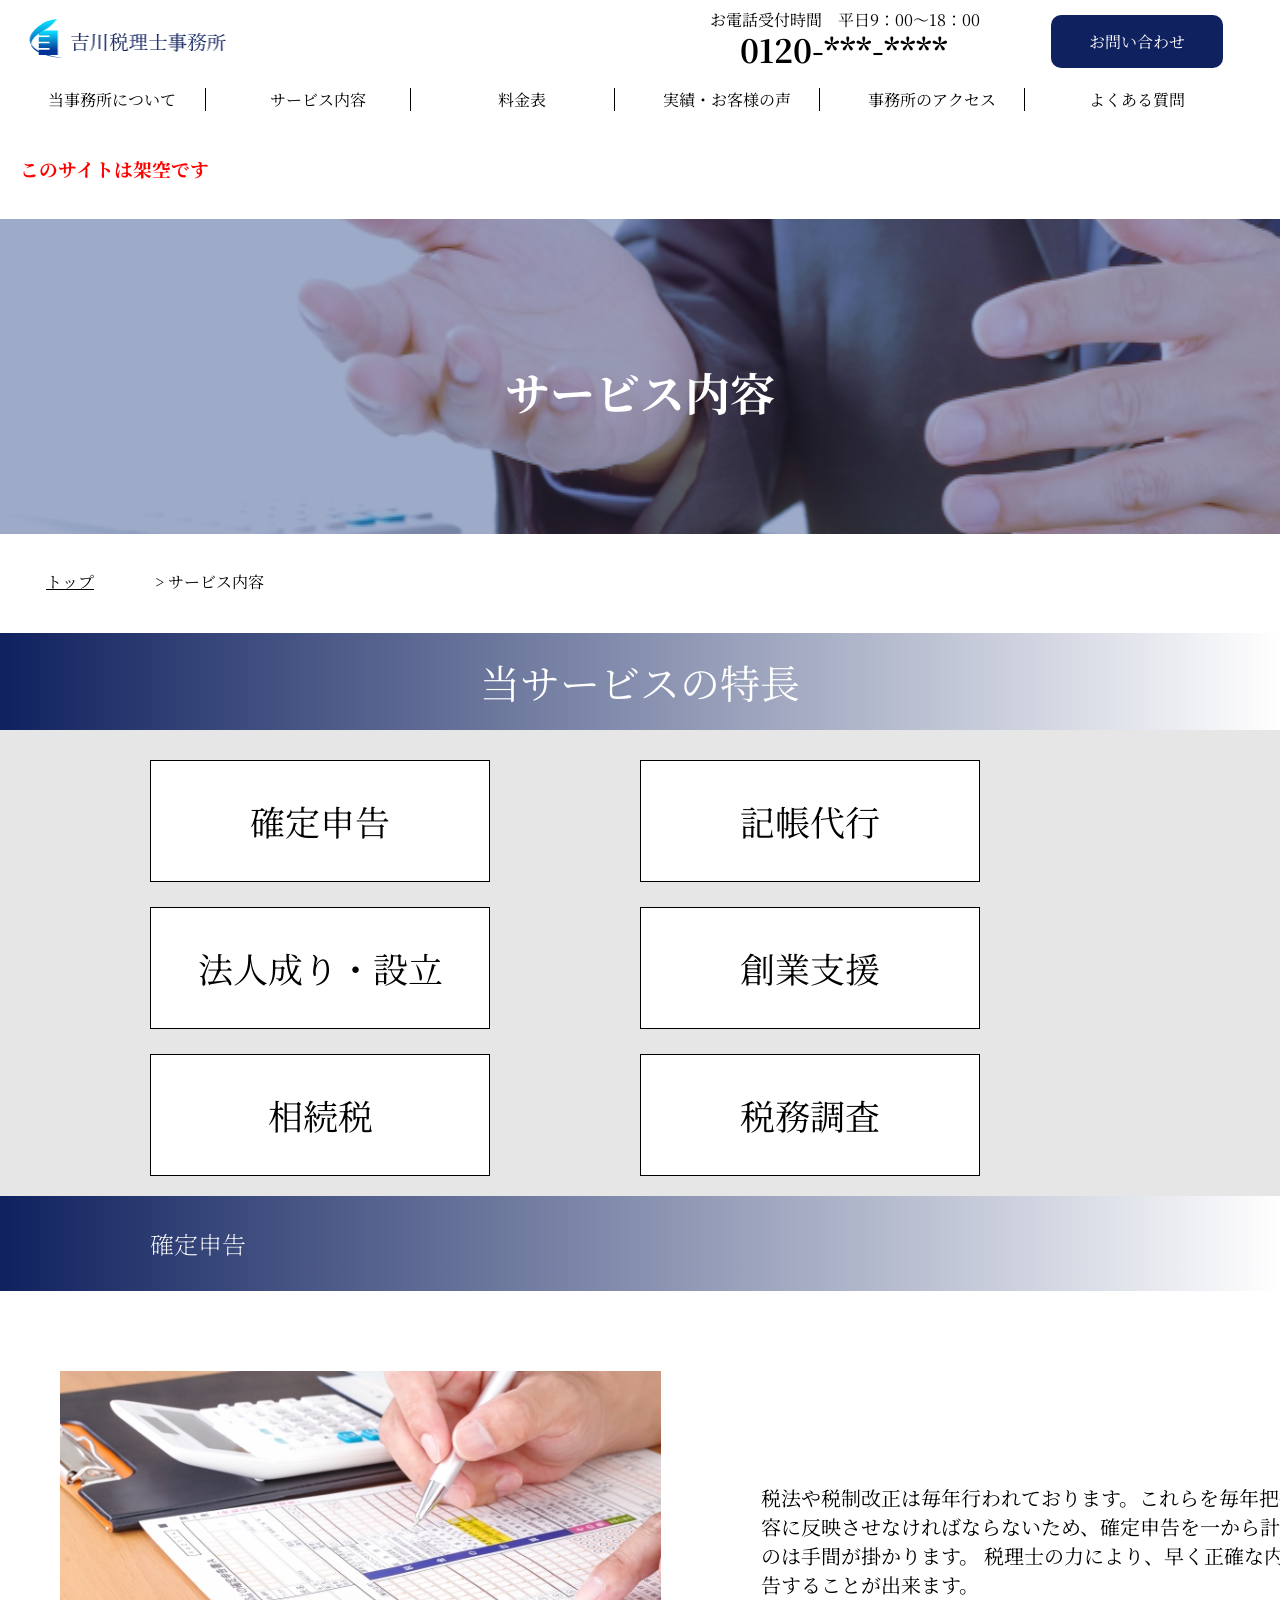
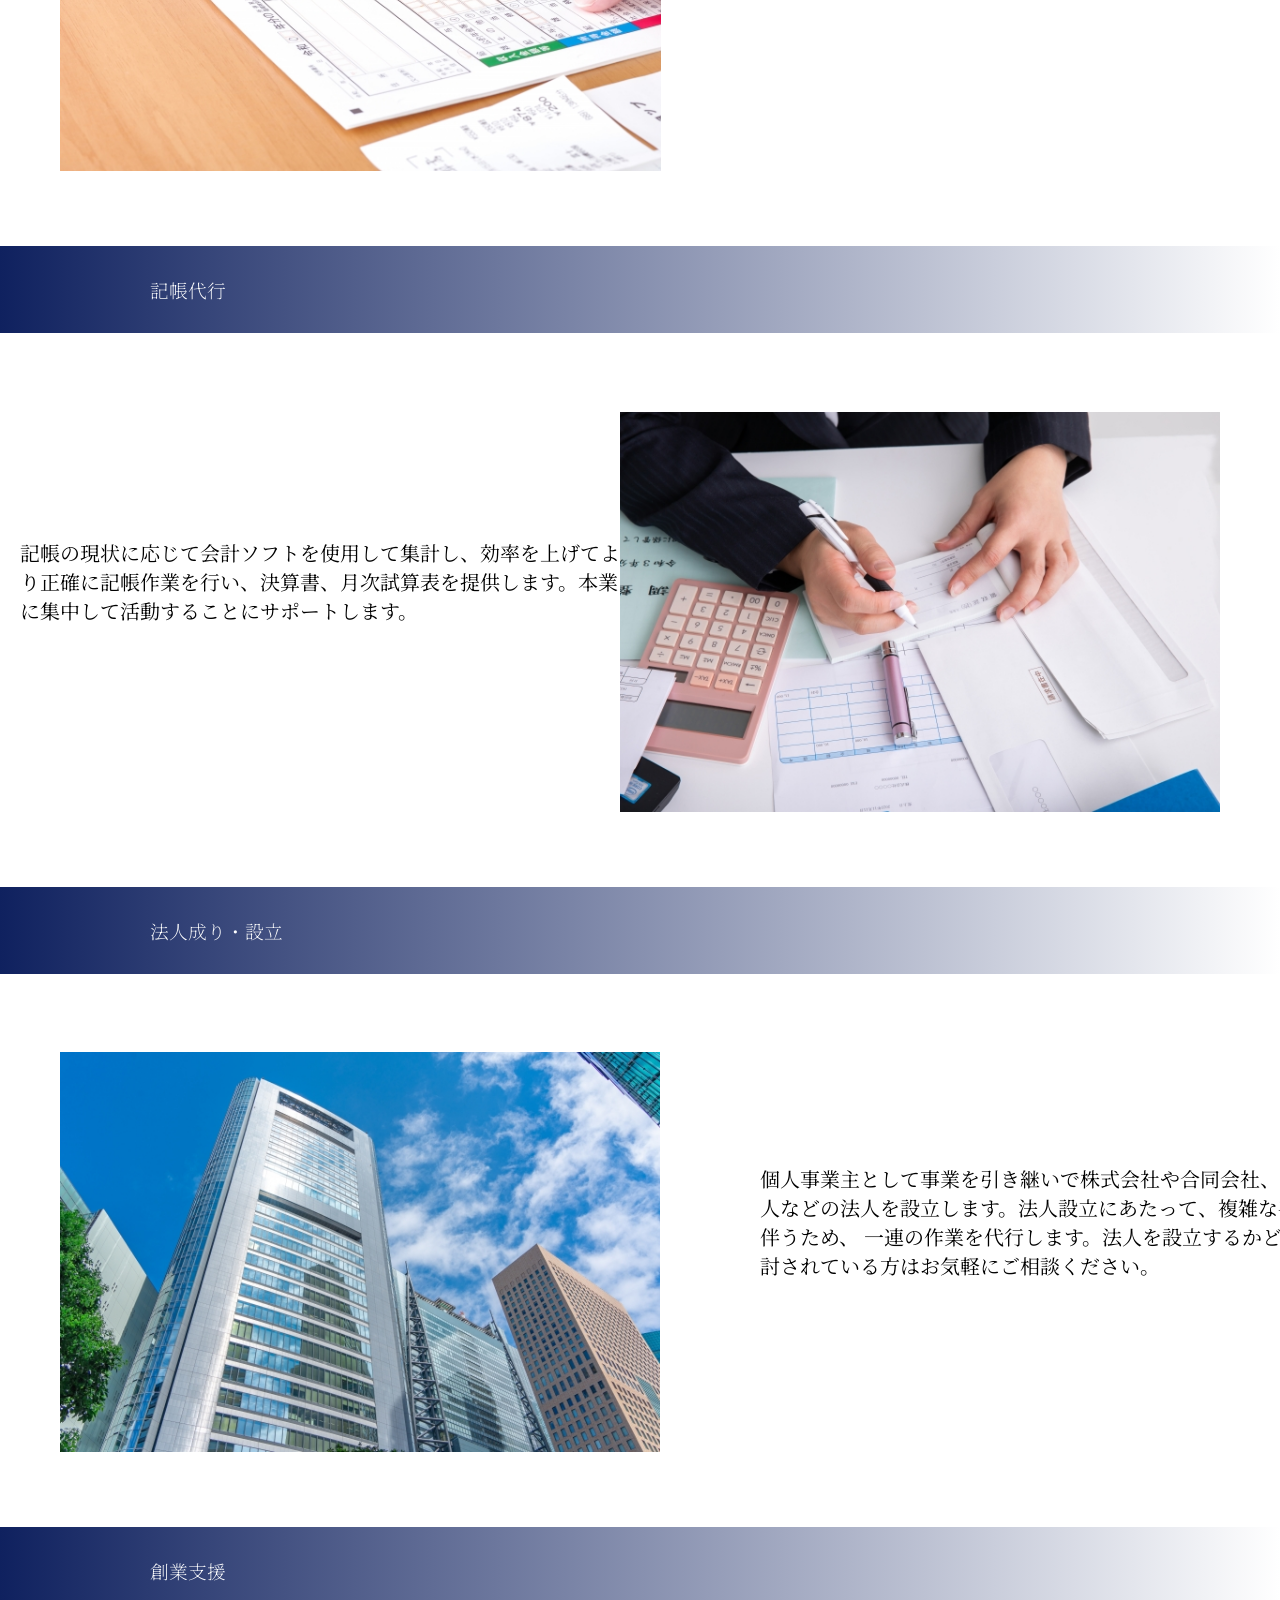
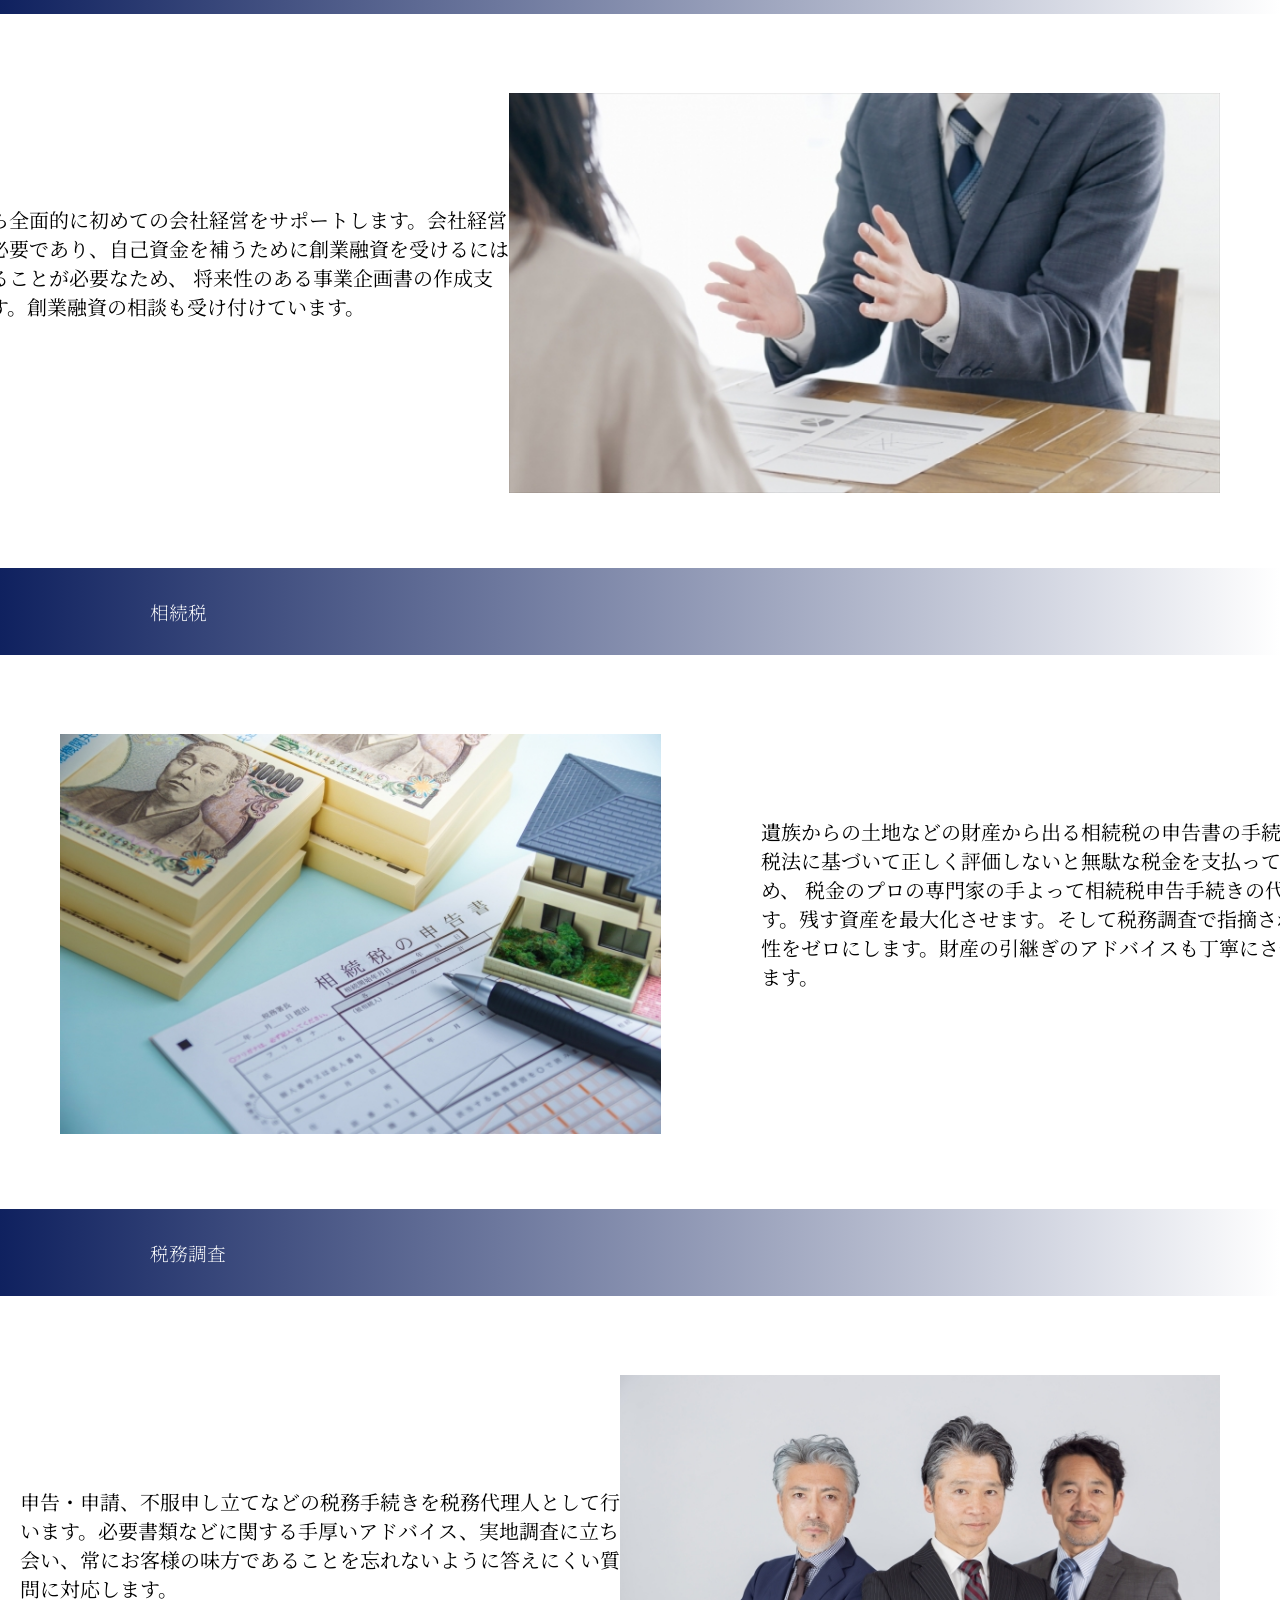
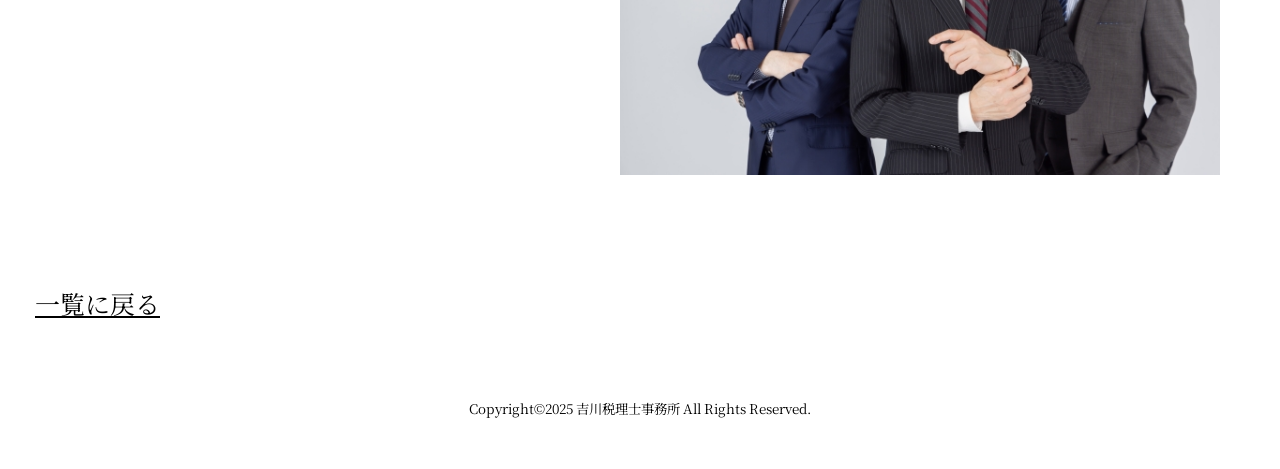
<file: service.html>
<!doctype html>
<html lang="ja">
<head>
    <meta charset="UTF-8">
    <meta name="description" content="サービス内容">
    <meta name="viewport" content="width=device-width,initial-scale=1.0">
    <link rel="stylesheet" href="css/main.css" alt="sozai">
    <link rel="stylesheet" href="css/service.css" alt="sozai">
    <link rel="stylesheet" href="css/service_ham.css" alt="sozai">
    <link rel="icon" href="img/favicon.ico">
    <title>サービス内容</title>
    <link rel="preconnect" href="https://fonts.googleapis.com">
    <link rel="preconnect" href="https://fonts.gstatic.com" crossorigin>
    <link href="https://fonts.googleapis.com/css2?family=Noto+Serif+JP:wght@200..900&display=swap" rel="stylesheet">
    <script src="https://code.jquery.com/jquery-3.2.1.min.js"></script>
    <script src="js/hamburger.js"></script>
</head>
<body>
<header>
<div class="header-in">
    <div class="mainlogo">
        <a href="index.html"><img src="img/tax-icon.png" width="268px" height="53px" alt="icon"></a>
    </div>
        <div class="toggle">
            <span></span>
            <span></span>
            <span></span>
        </div>
        <nav class="open">
            <ul>
                <li><a href="seo.html">当事務所について</a></li>
                <li><a href="service.html">サービス内容</a></li>
                <li><a href="cost.html">料金表</a></li>
                <li><a href="customer.html">実績・お客様の声</a></li>
                <li><a href="access.html">事務所のアクセス</a></li>
                <li><a href="faq.html">よくある質問</a></li>
            </ul>
        </nav>
</div>
    <p class="telephone2">お電話受付時間　平日9：00～18：00</p>
        <h1 class="telephone">0120-***-****</h1>
        <h3 class="kakuu">このサイトは架空です</h3>
    <div class="wrap">
        <div class="wrap_botton">
            <a href="contact.html">お問い合わせ</a>
        </div>
    </div>
</header>
<article>
            <div class="photo_seo">
                <h1 class="word_seo">サービス内容</h1>
            </div>
            <ol class="pan">
                <li class="panmoji"><a href="index.html" class="panmoji2">トップ</a>&nbsp;&nbsp;&gt;</li>
                <li class="panmoji">サービス内容</li>
            </ol>
            <h3 class="kakuu2">このサイトは架空です</h3>
       <section class="menu">    
                <p class="service_words">当サービスの特長</p>
                <ul class="button">
                <li><a href="#couse1">確定申告</a></li>
                <li><a href="#couse2">記帳代行</a></li>
                <li><a href="#couse3">法人成り・設立</a></li>
                <li><a href="#couse4">創業支援</a></li>
                <li><a href="#couse5">相続税</a></li>
                <li><a href="#couse6">税務調査</a></li>
                </ul>
        </section>
                <h1 id="couse1" class="setumei">確定申告</h1>
        <section class="column">
                <div class="box">
                    <div class="photo">
                        <img src="img/24697318_s.jpg" alt="photo1">
                    </div>
                    <div class="desc">
                        <p class="txt">税法や税制改正は毎年行われております。これらを毎年把握し、内容に反映させなければならないため、確定申告を一から計算を行うのは手間が掛かります。
                            税理士の力により、早く正確な内容で申告することが出来ます。</p>
                    </div>
                </div>
       
                <h1 id="couse2" class="setumei">記帳代行</h1>
      
                <div class="box">
                    <div class="photo">
                        <img src="img/25328112_s.jpg" alt="photo4">
                    </div>
                    <div class="desc">
                        <p class="txt">記帳の現状に応じて会計ソフトを使用して集計し、効率を上げてよ<br>り正確に記帳作業を行い、決算書、月次試算表を提供します。本業に集中して活動することにサポートします。</p>
                    </div>
                </div>
     
                        <h1 id="couse3" class="setumei">法人成り・設立</h1>
       
                <div class="box">
                    <div class="photo">
                        <img src="img/31039218_s.jpg" alt="photo2">
                    </div>
                    <div class="desc">
                        <p class="txt">個人事業主として事業を引き継いで株式会社や合同会社、NPO法人などの法人を設立します。法人設立にあたって、複雑な手続きを伴うため、
                            一連の作業を代行します。法人を設立するかどうか検討されている方はお気軽にご相談ください。</p>
                    </div>
                </div>
       
                        <h1 id="couse4" class="setumei">創業支援</h1>
       
                    <div class="box">
                        <div class="photo">
                        <img src="img/30020525_s.jpg" alt="photo5">
                        </div>
                        <div class="desc">
                            <p class="txt">創業期から全面的に初めての会社経営をサポートします。会社経営に資金が必要であり、自己資金を補うために創業融資を受けるには審査に通ることが必要なため、
                                将来性のある事業企画書の作成支援をします。創業融資の相談も受け付けています。</p>
                        </div>
                    </div>
  
                        <h1 id="couse5" class="setumei">相続税</h1>
        
                    <div class="box">
                        <div class="photo">
                        <img src="img/4641103_s.jpg" alt="photo3">
                        </div>
                        <div class="desc">
                            <p class="txt">遺族からの土地などの財産から出る相続税の申告書の手続きは相続税法に基づいて正しく評価しないと無駄な税金を支払ってしまうため、
                                税金のプロの専門家の手よって相続税申告手続きの代行します。残す資産を最大化させます。そして税務調査で指摘される可能性をゼロにします。財産の引継ぎのアドバイスも丁寧にさせて頂きます。</p>
                        </div>
                    </div>
     
                        <h1 id="couse6" class="setumei">税務調査</h1>
        
                    <div class="box">
                        <div class="photo">
                        <img src="img/33032038_s.jpg"  alt="photo6">
                        </div>
                        <div class="desc">
                            <p class="txt">申告・申請、不服申し立てなどの税務手続きを税務代理人として行います。必要書類などに関する手厚いアドバイス、実地調査に立ち会い、常にお客様の味方であることを忘れないように答えにくい質問に対応します。</p>
                        </div>
                    </div>
                        <p class="page3"><a href="service.html">一覧に戻る</a></p>
        </section>
</article>
</body>
<footer>
    <div class="wrap2">
        <div class="wrap_botton2">
            <a href="contact.html">お問い合わせ</a>
        </div>
    </div>
    <small>Copyright&copy;2025 吉川税理士事務所 All Rights Reserved.</small>
</footer>
</html>
</file>
<file: css/main.css>
@charset"UTF-8";

body,nav,ul,li{
    margin:0;
    padding:0;
}


h1,h2,h3{
    font-family: "Noto Serif JP", serif;
    font-weight: 700;
    font-style: normal;
}
p,li{
    font-family: "Noto Serif JP", serif;
    font-weight: 400;
    font-style: normal;
}
.screen{
    position: relative;
    width: 100%;
    height:60vh;
    background-image:url(../img/33450540_m.jpg);
    background-size: cover;
    background-repeat:none;
    background-color:rgba(62, 87, 146, 0.507);
    background-blend-mode:darken;
    margin-top: 25px;
    
}
.main_words{
    text-align:center;
    color: #ffffff;
    font-size:40px;
    font-weight: 400;
    font-style: normal;
    background-color:#0f215f;
    background-image:linear-gradient(to left,#ffffff,#0f215f)
}
.mainlogo{
    padding-bottom:15px;
    padding-top:15px;
}
.word{
    position:absolute;
    top: 220px;
    left:500px;
    font-size:35px;
    color:#ffffff;
}
.photo{
    margin-top:60px;
    display:flex;
    background:#e8e8e8;
}
.message{
    margin-left:120px;
    margin-top:130px;
}
.message h2{
    font-size:30px;
}
.kakuu2{
        display:none;
    }
ul{
    list-style-type:none;
    font-size:0;
}
li{
    font-size:16px;
    width: 16%;
    text-align:center;
}
ul li{
    display:inline-block;
    border-left:1px solid #000000;
    box-sizing: border-box;
}
li:first-child{
    border-left:none;
}
a{
    display:block;
    text-decoration:none;
    color:#000000;
    padding-top:0%;
    padding-bottom:0%;
}
.telephone{
    float:right;
    margin:-110px 332px;
}
.telephone2{
    float:right;
    margin: -128px 300px;
}
.kakuu{
    text-align:left;
    margin-left:20px;
    color:#ff0000;
}
.wrap{
    display:flex;
    float:right;
    margin:-170px 82px;
}
.wrap_botton a{
    font-family: "Noto Serif JP", serif;
    display:block;
    padding:15px 38px;
    margin:-15px -25px;
    text-decoration:none;
    border-radius:10px;
    background-color:#0f215f;
    color:#ffffff;
    text-align:center;
}
.tax_naiyou{
    margin-bottom: 125px;
}

.tax_naiyou h3{
    margin-top: 80px;
    text-align:center;
    font-size:25px;
    font-family: "Noto Serif JP", serif;
}

.tax_naiyou ul{
    list-style-type:none;
}
.otoiawase h2 {
    text-align:center;
}
.news h2{
    clear: both;
    background-color: #0f215f;
    background-image:linear-gradient(to left,#ffffff,#0f215f);
    color:#ffffff;
    padding-left:15px;
}
.map h2{
    background-color:#0f215f;
    background-image:linear-gradient(to left,#ffffff,#0f215f);
    color:#ffffff;
    padding-left:15px;
}
.icon{
    float: left;
    margin: 70px 70px;
}
.icon img{
    width: 650px;
    height:450px;
}
.icon p{
    margin-right:20px;
    text-align: center;
}
.icon2 p{
    text-align: center;
    margin-right:20px;
}
.icon2{
    clear: both;
    float: left;
    margin: 70px 70px;
}
.icon2 img{
    width:650px;
    height:450px;
}
.icon_name{
    text-align: center;
}
.bunner img{
    margin-top:200px;
}
.bunner2 img{
    margin-top:500px;
}

.castmer h2{
    background-color:#0f215f;
    background-image:linear-gradient(to left,#ffffff,#0f215f);
    color:#ffffff;
    padding-left:15px;
}
.map2{
    margin-left:20px;
}
.mapword span {
    font-size:20px;
    font-weight:bold;
    color:#173292;
    display:block;
}
.mapword p{
    font-size:20px;
}
.mapword{
    margin-left:40px;
}
.access{
    display:flex;
}
.news ul li{
    text-align:left;
    width:100%;
    text-decoration: none;
}
ul time{
    border-radius:10px;
    background-color:#0f215f;
    color:#ffffff;
    margin-right:20px;
}
li{
    margin-bottom:25px;
    padding-left:20px;
    list-style-type:none;
}

footer{
    text-align:center;
}
.otoiawase{
    background-color: #f0f0f0;
    border:1px solid #000000;
    margin-top:60px;
    margin-bottom:60px;
    margin-left:400px;
    margin-right:400px;
}
.otoiawase h1{
   text-align:center;
}
.word2{
    font-size:18px;
    text-align:center;
}
.word3{
    color:#173292;
}

.btn{
    font-size:14px;
    background:#0f215f;
    text-align:center;
    max-width:200px;
    margin:20px auto;
    border-radius:5px;
    
}
.btn a{
    color:#ffffff;
    display:block;
    width:100%;
    height:100%;
    padding-bottom:20px;
    box-sizing:border-box;
    text-decoration:none;
}
a{
    font-family: "Noto Serif JP", serif;
    font-weight: 400;
    font-style: normal;
}
.news2{
    border-left: none;
}
.item{
    border:1px solid #000000;
    color:#000000;
    margin:10px;
    padding:10px;
}

.item img{
    padding-left:180px;
    padding-top:40px;
}
.container{
    display:grid;
    grid-template-columns:1fr 1fr 1fr;
    gap:10px;
    grid-template-rows:380px;
}
.btns{
    background:#0f215f;
    max-width:170px;
    margin-top:34px;
    border-radius:10px;
}
.btns a{
    color:#ffffff;
    display:block;
    width:100%;
    height:100%;
    padding-bottom:22px;
    box-sizing:border-box;
    text-decoration:none;
    text-align:center;
}
.page{
    position: relative;
    padding-right:40px;
    padding-top:100px;
    font-size:25px;
}
.page a{
    vertical-align:bottom;
    padding-top: 100px;
    padding-left:100px;
}
.page2{
    padding-top: 15px;
    margin-bottom: -80px;
    font-size:25px;
    padding-right:40px;
}
footer{
    font-family: "Noto Serif JP", serif;
    font-weight: 400;
    font-style: normal;
    padding-bottom:50px;
    padding-top:50px;
}
a:hover{
    color:#0bdcff;
}
.page3{
    text-decoration:underline;
}
@media screen and (max-width:960px) {
    body,nav,ul,li{
        margin: 0;
        padding:0;
        
    }
    nav{
        max-width:100%;
       
        margin-left: 34px;
    }
    .telephone{
        font-size:25px;
        margin:-73px 226px;
    }
    .telephone2{
        font-size:14px;
        margin:-94px 190px;
    }
    nav li a{
        font-size:10px;
    }
    .wrap{
        margin:-141px 39px;
    }
    .wrap_botton{
        float: none;
        max-width:100%;
    }
    .wrap_botton a{
        margin-left:50px;
    }
    .screen {
        background-repeat: no-repeat;
        padding-right: 50px;
        height:400px;  
        max-width:862px;
    }
    .word{
        top: 152px;
        left: 172px;
    }
    a{
        font-size:13px;
        padding-right:15px;
    }
    .photo img{
        height:290px;
    }
    .photo{
        max-width:100%;
        margin-bottom: 60px;
    }
    .message{
        padding-right:20px;
        margin-left: 70px;
        margin-top: 77px;
        font-size: 13px;
    }
    .message h2{
        font-size:13px;
    }
    .btns{
        max-width: 130px;
        height: 45px;
        font-size: 65%;
        padding-left:10px;
    }
    .main_words{
       max-width:100%;
    }
    .container{
        grid-template-rows:320px;
    }
    .item{
        max-width:180px;
        height:180px;
        margin-left: 50px;
    }
    .item img{
        padding-left: 19px;
        padding-top:17px;
    }
    .item h3{
        margin-top: 40px;
        font-size:30px;
    }
    .page2{
        max-width:100%;
    }
    .page2 a{
        font-size: 20px;
    }
    .page{
        max-width: 100%;
    }
    .page a{
        font-size:20px;
        margin-right: 0px;
        margin-top:354px;
    }
  
    .icon{
        margin:0px 0px;
    }
    .icon img{
         margin:0px 0px;
        display:flex;
        max-width:55%;
        height:244px;
    }
    .icon_name{
        font-size:23px;
        max-width:322px;
        text-align: center;
    }
  
    .bunner img{
        float: left;
        max-width:50%;
        margin:-242px 363px;
       
    }
    .icon2{
       margin:0px 0px;
    }
    .icon2 img{
        display:flex;
        max-width:55%;
        height:244px;
    }
    .bunner2{
       max-width:100%;
    }
    .bunner2 img{
        float: left;
        max-width:50%;
        margin:-242px 363px;
        
    }
     li{
        padding-top:6px;
        padding-bottom:6px;
        padding-left:25px;
    }
    iframe{
        max-width:50%;
        height:280px;
        margin-left: 90px;
    }
    .mapword p{
        font-size:15px;
        padding-left:60px;
    }
    .mapword{
        margin-left: -200px;
    }
    .otoiawase{
       max-width:100%;
       height:400px;
       margin:50px 50px;
    }
    footer{
        max-width:100%;
    }
    .mainlogo{
        padding-bottom:0px;
    }
    }

@media screen and (max-width:480px) {
    body{
        margin: 0;
        padding:0;
    }
    .telephone{
        display: none;
    }
    .telephone2{
        display:none;
    }
    .wrap_botton{
        display:none;
    }
    .telephone {
        margin: -46px 124px;
        font-size:100%;
        padding:6px 17px;
    }
    .telephone2{
        font-size:8px;
        padding:24px 0px;
        max-width:152px;
        height: 20px;
    }
    .kakuu{
        display:none;
    }
    .kakuu2{
        display:block;
        text-align:center;
        color:#ff0000;
    }
    nav ul{
        text-align: left;
        padding:0;
    }
    .wrap_botton{
        float:none;
    }
    .wrap a{
        padding:10px 18px;
        font-size:11px;
        border-radius:6px;
    }
    a{
        padding-right: 0;
    }
    .wrap{
        margin:-35px 32px;
    }
    .screen{
        background-repeat:no-repeat;
        max-width:88%;
        height:250px;
    }
    .word{
        font-size:15px;
        top:110px;
        left:72px;
    }
    .photo{
        max-width:100%;
        margin:20px 0px;
    }
    .photo img{
        max-width:100%;
        height:159px;
    }
    .message{
        margin:9px 16px;
        font-size:10px;
    }
    .message h2{
        font-size:10px;
        width:126%;
    }
    .message p{
        font-size:10px;
        width:126%;
    }
    .btns{
        max-width:70px;
        height:30px;
        margin-top:20px;
    }
    .btns a{
        font-size:110%;
        margin-left:-3px;
    }
    .main_words{
        max-width:100%;
        font-size: 20px;
    }
    .container{
        grid-template-rows:80px;
        grid-template-columns: 1fr 1fr 1fr;
        gap:0px;
    }
    .item{
        max-width:60px;
        height:60px;
        margin-left:30px;
    }
    .item img{
        max-width:60px;
        height:60px;
        padding-left:2px;
        padding-top:4px;
    }
    .item h3{
        margin-top:10px;
        font-size:10px;
    }
    .tax_naiyou{
        margin-bottom:90px;
    }
    .page{
        max-width:92%;
        padding:0px 0px;
    }
    .page a{
        font-size:13px;
    }
    .page2{
        max-width:395px;
        padding-top: 52px;
    }
    .page2 a{
        font-size:13px;
    }
    .icon{
        margin:-8px 0;
    }
    .icon_name{
        font-size:14px;
    }
    .icon img{
        max-width:150px;
        height:100px;
    }
    .icon p{
        font-size:10px;
        margin-left:8px;
    }
    .icon2{
        margin:-31px 0;
    }
    .icon2 img{
        max-width:150px;
        height:100px;
    }
    .icon2 p{
        font-size:10px;
        margin-left:8px;
    }
    .bunner img{
        max-width:230px;
        margin:85px 0;
        margin-top:40px;
    }
    .bunner2 img{
        max-width:230px;
        margin:40px 0;
    }
    iframe{
        max-width:150px;
        height:150px;
        margin-left:5px;
    }
    .mapword{
        margin-left:-38px;
    }
    .mapword p{
        font-size:10px;
    }
    .mapword p span{
        font-size:13px;
    }
    .otoiawase{
        max-width:310px;
        height:230px;
        margin-left:39px;
    }
   .otoiawase h1{
        font-size:15px;
   }
   .otoiawase h2{
        font-size:12px;
   }
   .word3{
        font-size:15px;
   }
   .word2{
        font-size:13px;
   }
   .btn{
        max-width:105px;
        height:30px;
   }
   .btn a{
        max-width:115px;
        font-size:10px;
        margin:-12px 1px;
   }
   footer{
        max-width:100%;
   }
   small{
        font-size:10px;
   }
    .news2{
        font-size:20px;
    }
   
    }
</file>
<file: css/hamburger.css>
@charset"UTF-8";
@media screen and (max-width:480px){
    .toggle span{
        position:relative;
        display:block;
        height:2px;
        max-width:30px;
        background-color:#000000;
        transition:0.5s;
    }
    .toggle span:nth-child(2){
        margin:8px 0;
    }
    .toggle.open span:nth-child(1){
        top:10px;
        transform:rotate(45deg);
    }
    .toggle.open span:nth-child(2){
        opacity:0;
    }
    .toggle.open span:nth-child(3){
        top:-10px;
        transform:rotate(-45deg);
    }
    .toggle{
        position:relative;
        bottom:60px;
        left:350px;
        margin:18px 365px 0 0;
        z-index:9999;
    }
    nav{
        transform:translateX(0);
        z-index:999;
        transition:0.5s;
        background-color:rgba(98, 97, 137, 0.5);
        margin:-34px 0px;
        max-width:100%;
        height:249px;
        
    }
    nav.open{
        transform:translateX(-100%);
    }
    nav li a{
        display:block;
        color:#ffffff;
        text-decoration:none;
        border:none;
        margin-left:20px;
        margin-top:3px;
    }
    ul li{
        display: block;
    }
    nav ul{
        padding:6px 0;
        
    }
    li{
        padding-top: 6px;
        padding-bottom: 16px;
        padding-left: 26px;
        width:48%;
        font-size:0px;
    }
    .header-in{
        width:100%;
        height:53px;
        position:fixed;
        z-index:99;
        
    }
    .mainlogo img{
        max-width:60%;
        
    }
   .mainlogo{
        background-color: #ffffff;
        padding-bottom:0px;
   }
    article{
        padding-top:53px;
    }
}
</file>
<file: css/access.css>
@charset"UTF-8";
.photo_seo{
    position:relative;
    height:35vh;
    background-image: url(../img/29092320_s.jpg);
    background-size:cover;
    background-position:50px;
    background-color:rgba(62,87,146,0.507);
    background-blend-mode:darken;
    margin-top:25px;
}
.photo_seo2{
    margin-right:50px;
}
.telephone{
    float:right;
    margin:-110px 332px;
}
.telephone2{
    float:right;
    margin: -128px 300px;
}
.wrap_botton a{
    font-family: "Noto Serif JP", serif;
    display:block;
    padding:15px 38px;
    margin:-15px -25px;
    text-decoration:none;
    border-radius:10px;
    background-color:#0f215f;
    color:#ffffff;
    text-align:center;
}
.word_seo{
    position:relative;
    color:#ffffff;
    text-align:center;
    top:140px;
    font-size:45px;
}
.pan{
    padding-top:20px;
    padding-left:0;
    width:100%;
}
.pan li{
    display:inline-flex;
}
.panmoji{
    margin:0 -27px;
}

.panmoji2{
    padding: 0px 53px;
     text-decoration:underline;
}
.access_words{
    text-align:center;
    font-size:40px;
    font-family: meiryo, sans-serif;
    font-weight: 400;
    font-style: normal;
    background-color:#0f215f;
    background-image:linear-gradient(to left,#ffffff,#0f215f)
    
}
.access_words p{
    color:#ffffff;
}

th{
    padding:24px 10px;
    border-bottom: 1px solid #000000;
}
td{
    padding:24px 60px;
    text-align: center;
    border-bottom: 1px solid #000000;
    
}
table{
     margin-left:600px;
     margin-bottom: 100px;
     margin-top: 50px;
}
.wrap2{
    display:none;
}
@media screen and (max-width:960px) {
     body,nav,ul,li{
        margin: 0;
        padding:0;
    }
    .photo_seo{
        background-repeat:no-repeat;
        background-position: 0px -67px;
        padding-right:50px;
        max-width:100%;
        height:400px;
    }
    .access_words{
        max-width:100%;
    }
    .mapword{
        margin:-5px 0px;
        width:600px;
    }
    table{
        margin:120px 160px;
        width:629px;
    }
    .pan{
        margin-left: 0px;
        max-width:100%;
    }
    .telephone {
        float: right;
        margin: -73px 230px;
    }
    .telephone2 {
        float: right;
        margin: -94px 200px;
    }
   
     nav {
        max-width:94%;
        margin-left:34px;
    }
    .panmoji{
        margin: 0 -1px;
    }
    .panmoji2{
        padding:0px 34px;;
    }
    .mainlogo {
        padding-bottom: 11px;
    }
}

@media screen and (max-width:480px) {
    .photo_seo{
        background-repeat:no-repeat;
        background-position: 0px -43px;
        padding-right:10px;
        max-width:100%;
        height:200px;
    }
    .word_seo{
        font-size:20px;
        top: 87px;
        left:0px;
    }
    .pan{
        font-size:10px;
        margin-bottom:-20px;
        margin-top:27px;
        margin-left:0px;
        padding-top:0px;
        padding-bottom:30px;
        max-width:100%;
    }
    .pan a{
        font-size:17px;
        margin-left:10px;
    }
    .pan li{
        max-width:100%;
    }
    .access_words{
        max-width:100%;
        font-size:20px;
        text-align:center;
    }
    .mapword {
        max-width: 100%;
    }
    table {
        margin:70px 50px;
        max-width:293px;
    }
    td{
        font-size:8px;
        padding: 16px 0px;
    }
    th{
        font-size:10px;
    }
    .wrap2{
        display:flex;
        float:right;
        margin:-79px 140px;
        max-width:100%;
    }
    .wrap_botton2 a{
        font-family: "Noto Serif JP", serif;
        display:block;
        padding:15px 38px;
        margin:-15px -25px;
        text-decoration:none;
        border-radius:10px;
        background-color:#0f215f;
        color:#ffffff;
        text-align:center;
    }
    .photo_seo{
        margin-top:82px;
    }
}
</file>
<file: css/access_ham.css>
@charset"UTF-8";
@media screen and (max-width:480px){
    .toggle span{
        position:relative;
        display:block;
        height:2px;
        max-width:30px;
        background-color:#000000;
        transition:0.5s;
    }
    .toggle span:nth-child(2){
        margin:8px 0;
    }
    .toggle.open span:nth-child(1){
        top:10px;
        transform:rotate(45deg);
    }
    .toggle.open span:nth-child(2){
        opacity:0;
    }
    .toggle.open span:nth-child(3){
        top:-10px;
        transform:rotate(-45deg);
    }
    .toggle{
        position:relative;
        bottom:66px;
        left:350px;
        margin:14px 365px 2px -1px;
        z-index:9999;
    }
    nav{
        transform:translateX(0);
        z-index:999;
        transition:0.5s;
        background-color:rgba(98, 97, 137, 0.5);
        margin:-38px 0px;
        max-width:100%;
        height:200px;
        border:none;
    }
    nav.open{
        transform:translateX(-100%);
    }
    nav li a{
        display:block;
        color:#ffffff;
        text-decoration:none;
        border:none;
        margin-left:20px;
    }
    ul li{
        display: block;
    }
    nav ul{
        padding:20px 0;
        
    }
    li{
        padding-top:6px;
        padding-bottom:0px;
        padding-left:0px;
        width:48%;
    }
    .header-in{
        width:100%;
        height:53px;
        position:fixed;
        z-index:99;
    }
   
    .mainlogo img{
        width:60%;
        
    }
   .mainlogo{
        background-color: #ffffff;
        padding-bottom:10px;
        padding-top:15px;
   }
    article{
        padding-top:1px;
    }
}
</file>
<file: css/contact.css>
@charset"UTF-8";
.pan{
    padding-left:0;
}
.pan li{
display:inline;
margin-right:5px;
}
input{
    width:300px;
    height:37px;
    margin-bottom: 50px;
}
.checkbox input{
    width:auto;
    height: auto;
}
textarea{
    display:block;
    width:400px;
    height:200px;
    margin-left: 700px;
    margin-top:20px;
}
.phone1{
    color:#0f215f;
    margin-top:-10px;
}
button{
    background-color:#0f215f;
    color:#ffffff;
    width:200px;
    height:50px;
    padding-bottom:20px;
    padding-top:20px;
    border-radius:50px;
    margin-top:20px;
    margin-bottom:20px;
    
}
form {
    text-align: center;
}
.phone{
    text-align: center;
    background-color: #f0f0f0;
    margin-top:60px;
    margin-bottom:60px;
    margin-left:400px;
    margin-right:400px;
    padding-top: 20px;
    padding-bottom: 20px;
}
.text1{
    font-weight:bold;
}
.text2{
    margin-bottom: 20px;
    margin-top:-20px;
}
.required{
    background-color: #ec4d4d;
    color:#ffffff;
    border-radius:5px;
    margin-left: 15px;
    font-size: 18px;
}
.required2{
    background-color: #2d2b2b;
    color:#ffffff;
    border-radius:5px;
    margin-left: 15px;
    font-size: 18px;
}
.soushin button{
    font-family: "Noto Serif JP", serif;
    padding-top:13px;
}
.pan{
    padding-top:20px;
    padding-left:0;
    width:100%;
}
.pan li{
    display:inline-flex;
}
.panmoji{
    margin:0 -27px;
}

.panmoji2{
    padding: 0px 53px;
     text-decoration:underline;
}
@media screen and (max-width:960px){
    .phone{
    margin:73px 73px;
    padding:25px 138px;
    }
    input{
        margin: 20px 10px;
        padding:0px 0px;
    }
    form h2{
        max-width:100%;
    }
    .text1{
    font-size:15px;
    }
    textarea{
        margin: 30px 255px;
    }
    footer{
    max-width:100%;
    }
    font input {
    max-width:100%;
    }
    .pan{
        margin-left: 0px;
        max-width: 100%;
    }
    nav {
        max-width:94%;
        margin-left:34px;
    }
    .telephone {
        float: right;
        margin: -73px 230px;
    }
    .telephone2 {
        float: right;
        margin: -94px 200px;
    }
    .panmoji{
        margin: 0 -1px;
    }
    .panmoji2{
        padding:0px 34px;;
    }
}
@media screen and (max-width:480px) {
    .pan{
        font-size:10px;
        margin-bottom:-20px;
        margin-top:80px;
        margin-left:0px;
        padding-top:0px;
        padding-bottom:30px;
        max-width:100%;
    }
    .pan a{
        font-size:17px;
        margin-left:-10px;
    }
   
  
    .pan li{
        max-width:100%;
    }
    .phone {
        margin: 26px 1px;
        padding:6px 18px;
    }
    .text1 {
        font-size:12px;
    }
    .text2{
        font-size:12px;
        margin-top:-16px;
    }
    .phone1{
        font-size:25px;
    }
    footer{
        max-width:100%;
    }
    form h2 {
        max-width:100%;
        font-size:10px;
    }
    .required {
        font-size:10px;
        margin-left: 6px;
        padding-right:0px;
    }
    .required2 {
        font-size:10px;
        margin-left:6px;
    }
    input {
        margin:7px 6px;
        padding:0px 0px;
        max-width:100%;
        height:15px;
    }
    
        textarea {
        margin:15px 37px;
        max-width:306px;
        height:186px;
    }
}
</file>
<file: css/contact_ham.css>
@charset"UTF-8";
@media screen and (max-width:480px){
    .toggle span{
        position:relative;
        display:block;
        height:2px;
        width:30px;
        background-color:#000000;
        transition:0.5s;
    }
    .toggle span:nth-child(2){
        margin:8px 0;
    }
    .toggle.open span:nth-child(1){
        top:10px;
        transform:rotate(45deg);
    }
    .toggle.open span:nth-child(2){
        opacity:0;
    }
    .toggle.open span:nth-child(3){
        top:-10px;
        transform:rotate(-45deg);
    }
    .toggle{
        position:relative;
        bottom:60px;
        left:350px;
        margin:18px 365px 0 0;
        z-index:9999;
    }
    nav{
        transform:translateX(0);
        z-index:999;
        transition:0.5s;
        background-color:rgba(98, 97, 137, 0.5);
        margin:-34px 0px;
        max-width:100%;
        height:249px;
        
    }
    nav.open{
        transform:translateX(-100%);
    }
    nav li a{
        display:block;
        color:#ffffff;
        text-decoration:none;
        border:none;
        
        margin: 2px -38px;
    }
    ul li{
        display: block;
    }
    nav ul{
        padding:6px 0;
        
    }
    li{
        padding-top: 6px;
        padding-bottom: 16px;
        padding-left: 26px;
        width:35%;
    }
    .header-in{
        width:100%;
        height:53px;
        position:fixed;
        z-index:99;
    }
    .mainlogo img{
        width:60%;
        
    }
   .mainlogo{
        background-color: #ffffff;
        padding-bottom:0px;
   }
    article{
        padding-top:10px;
    }
}
</file>
<file: css/cost.css>
@charset"UTF-8";
.photo_seo{
    position:relative;
    height:35vh;
    background-image: url(../img/33880847_s.jpg);
    background-size:cover;
    background-position:-10px;
    background-color:rgba(62,87,146,0.507);
    background-blend-mode:darken;
    margin-top:25px;

}
.photo_seo2{
    margin-right:50px;
}
.word_seo{
    position:relative;
    color:#ffffff;
    text-align:center;
    top:140px;
    font-size:45px;
}
.pan{
    padding-top:20px;
    padding-left:0;
    width:100%;
}
.pan li{
    display:inline-flex;
}
.panmoji{
    margin:0 -27px;
}

.panmoji2{
    padding: 0px 53px;
     text-decoration:underline;
}
.cost_words{
    text-align:center;
    font-size:40px;
    background-color:#0f215f;
    background-image:linear-gradient(to left,#ffffff,#0f215f)
    
}
.cost_words{
    color:#ffffff;
}
table{
    font-family: "Noto Serif JP", serif;
    width:80%;
    font-size:25px;
    margin:0 auto;
    
}
th{
    padding:12px 20px;
    background-color:#eaefff;
}
tr{
    text-align:center;
}
.wrap2{
    display:none;
}
@media screen and (max-width:960px) {
    body,nav,ul,li{
    margin: 0;
    padding:0;
    }
.photo_seo {
    background-repeat:no-repeat;
    background-position:0px;
    max-width:100%;
    height:400px;
}
.cost_words{
    max-width:100%
    }
footer{
    max-width:100%;
}
.pan{
    margin-left:0px;
    max-width:100%;
}
.telephone {
        float: right;
        margin: -73px 230px;
    }
.telephone2 {
         float: right;
        margin: -94px 200px;
    }
 nav {
        max-width:94%;
        margin-left:34px;
    }
.panmoji{
        margin: 0 -1px;
    }
.panmoji2{
        padding:0px 34px;;
    }
.mainlogo {
        padding-bottom: 11px;
    }
}
@media screen and (max-width:480px) {
        .word_seo{
        font-size:20px;
        top: 87px;
        left: 50px;
    }
        .photo_seo{
        background-repeat:no-repeat;
        max-width:100%;
        height:200px;
        padding-right:95px;
    }
    .pan{
        font-size:10px;
        margin-bottom:-20px;
        margin-top:27px;
        margin-left:0px;
        padding-top:0px;
        padding-bottom:30px;
        max-width:100%;
    }
    .pan a{
        font-size:17px;
        margin-left:10px;
    }
    .pan li{
        max-width:100%;
    }
    .cost_words {
        max-width:100%;
        font-size:20px;
    }
    th{
        font-size: 14px;
    }
    td{
        font-size:14px;
    }
    footer{
        width:100%;
        margin-top: 60px;
        
    }
    .wrap2{
        display:flex;
        float:right;
        margin:-59px 140px;
        max-width:100%;
    }
    .wrap_botton2 a{
        font-family: "Noto Serif JP", serif;
        display:block;
        padding:15px 38px;
        margin:-15px -25px;
        text-decoration:none;
        border-radius:10px;
        background-color:#0f215f;
        color:#ffffff;
        text-align:center;
    }
}
</file>
<file: css/cost_ham.css>
@charset"UTF-8";
@media screen and (max-width:480px){
    .toggle span{
        position:relative;
        display:block;
        height:2px;
        max-width:30px;
        background-color:#000000;
        transition:0.5s;
    }
    .toggle span:nth-child(2){
        margin:8px 0;
    }
    .toggle.open span:nth-child(1){
        top:10px;
        transform:rotate(45deg);
    }
    .toggle.open span:nth-child(2){
        opacity:0;
    }
    .toggle.open span:nth-child(3){
        top:-10px;
        transform:rotate(-45deg);
    }
    .toggle{
        position:relative;
        bottom:66px;
        left:350px;
        margin:24px 365px 2px -1px;
        z-index:9999;
    }
    nav{
        transform:translateX(0);
        z-index:999;
        transition:0.5s;
        background-color:rgba(98, 97, 137, 0.5);
        margin:-38px 0px;
        max-width:100%;
        height:200px;
        
    }
    nav.open{
        transform:translateX(-100%);
    }
    nav li a{
        display:block;
        color:#ffffff;
        text-decoration:none;
        border:none;
        margin-left:20px;
    }
    ul li{
        display: block;
    }
    nav ul{
        padding:12px 0;
        
    }
    li{
        padding-top: 6px;
        padding-bottom:0px;
        padding-left:0px;
        width:48%;
    }
    .header-in{
        width:100%;
        height:53px;
        position:fixed;
        z-index:99;
    }
   
    .mainlogo img{
        width:60%;
        
    }
   .mainlogo{
        background-color: #ffffff;
        padding-bottom:0px;
        padding-top: 15px;
   }
    article{
        padding-top:57px;
    }
}
</file>
<file: css/customer.css>
@charset"UTF-8";
.photo_seo{
    position:relative;
    height:35vh;
    background-image: url(../img/33353037_s.jpg);
    background-size:cover;
    background-position:0px -250px;
    background-color:rgba(62,87,146,0.507);
    background-blend-mode:darken;
    margin-top:25px;

}
.photo_seo2{
    margin-right:50px;
}
.word_seo{
    position:relative;
    color:#ffffff;
    text-align:center;
    top:140px;
    font-size:45px;
}
.pan{
    padding-top:20px;
    padding-left:0;
    width:100%;
}
.pan li{
    display:inline-flex;
}
.panmoji{
    margin:0 -27px;
}

.panmoji2{
    padding: 0px 53px;
     text-decoration:underline;
}
.customer_words{
    text-align:center;
    font-size:40px;
    font-weight: 400;
    font-style: normal;
    background-color:#0f215f;
    background-image:linear-gradient(to left,#ffffff,#0f215f)
    
}
.customer_words p{
    color:#ffffff;
}
.column2 .box2{
    display:flex;
    padding-left:60px;
    padding-bottom:80px;
}
.desc2{
    padding-left:90px;
}
.column2 .box2 .photo2{
    flex-shrink: 0;
}
.box2:nth-of-type(even){
    flex-direction:row-reverse;
    padding-right:60px;
}
.box2:nth-of-type(odd) .desc2{
    padding-left:40px;
}
.box2:nth-of-type(even).desc2{
    padding-right:20px;
}
.box2 .desc2{
    display:flex;
    flex-direction:column;
    justify-content:center;
    width:100%;
}
.photo2 img{
    width:100%;
    height:400px;
    object-fit:cover;
}
.txt2{
    width:80%;
    font-size:20px;
}
.wrap2{
    display:none;
}
@media screen and (max-width:960px){
  body,nav,ul,li{
        margin: 0;
        padding:0;
    }
.photo_seo{
        background-repeat:no-repeat;
        background-position: 0px -67px;
        padding-right:50px;
        max-width:100%;
        height:400px;
}
.customer_words{
        max-width:100%;
}
.photo2 img{
        width:250px;
        height:250px;
}
.txt2{
        font-size:13px;
        width:500px;
}
.box2:nth-of-type(odd){
        padding-left:15px;
        margin-left: 50px;
}
.box2:nth-of-type(even){
        margin-left: 50px;
        padding-right:0px;
}

.desc2{
        font-size:14px;
}
footer label input{
        max-width:100%;
        height: 500px;
}
.pan{
        margin-left:0px;
        max-width: 100%;
    }
.telephone {
        float: right;
        margin: -73px 230px;
    }
.telephone2 {
        float: right;
        margin: -94px 200px;
    }
 .mainlogo {
        padding-bottom: 11px;
    }
nav {
        max-width:94%;
        margin-left:34px;
    }
.panmoji{
        margin: 0 -1px;
    }
.panmoji2{
        padding:0px 34px;;
    }
}
@media screen and (max-width:480px) {
     .word_seo{
        font-size:20px;
        top: 87px;
        left: 50px;
    }
    .photo_seo{
        background-repeat:no-repeat;
        max-width:100%;
        height:192px;
        padding-right:95px;
    }
    .pan{
        font-size:10px;
        margin-bottom:-20px;
        margin-top:27px;
        margin-left:0px;
        padding-top:0px;
        padding-bottom:30px;
        max-width:100%;
    }
    .pan a{
        font-size:17px;
        margin-left:10px;
    }
    .pan li{
        max-width:100%;
    }
    .customer_words{
        max-width:100%;
        font-size:20px;
        text-align:center;
    }
      footer{
        max-width:100%;
    }
    .photo2 img {
        width:120px;
        height:131px;
        padding-left:0px;
    }
    .txt3{
        font-size:13px;
        padding-left:10px;
    }
    .txt2{
        font-size:10px;
        width:250px;
        padding-left:10px;
    }
    .txt2:nth-of-type(odd) {
        padding-left: 10px;
    }
   
    .box2:nth-of-type(odd) {
        padding-left:0px;
        margin-left:0px;
    }
    .box2:nth-of-type(odd) .desc2 {
        padding-left:0px;
    }
    .box2:nth-of-type(even) {
        margin-left:0px;
        padding-left:0px;
        padding-right:5px;
    }
    .box2:nth-of-type(even) .txt2{
        padding-left: 125px;
    }
    .box2:nth-of-type(even) .txt3{
        padding-left: 125px;
    }
     .wrap2{
    display:flex;
    float:right;
    margin:-79px 140px;
    max-width:100%;
    }
    .wrap_botton2 a{
        font-family: "Noto Serif JP", serif;
        display:block;
        padding:15px 38px;
        margin:-15px -25px;
        text-decoration:none;
        border-radius:10px;
        background-color:#0f215f;
        color:#ffffff;
        text-align:center;
    }
}
</file>
<file: css/customer_ham.css>
@charset"UTF-8";
@media screen and (max-width:480px){
    .toggle span{
        position:relative;
        display:block;
        height:2px;
        max-width:30px;
        background-color:#000000;
        transition:0.5s;
    }
    .toggle span:nth-child(2){
        margin:8px 0;
    }
    .toggle.open span:nth-child(1){
        top:10px;
        transform:rotate(45deg);
    }
    .toggle.open span:nth-child(2){
        opacity:0;
    }
    .toggle.open span:nth-child(3){
        top:-10px;
        transform:rotate(-45deg);
    }
    .toggle{
        position:relative;
        bottom:66px;
        left:350px;
        margin:14px 365px 2px -1px;
        z-index:9999;
    }
    nav{
        transform:translateX(0);
        z-index:999;
        transition:0.5s;
        background-color:rgba(98, 97, 137, 0.5);
        margin:-38px 0px;
        max-width:100%;
        height:193px;
        border:none;
    }
    nav.open{
        transform:translateX(-100%);
    }
    nav li a{
        display:block;
        color:#ffffff;
        text-decoration:none;
        border:none;
        margin-left:20px;
    }
    ul li{
        display: block;
    }
    nav ul{
        padding:15px 0;
        
    }
    li{
        padding-top: 6px;
        padding-bottom:0px;
        padding-left:0px;
        width:48%;
    }
    .header-in{
        width:100%;
        height:53px;
        position:fixed;
        z-index:99;
    }
   
    .mainlogo img{
        width:60%;
        
    }
   .mainlogo{
        background-color: #ffffff;
        padding-bottom:10px;
        padding-top: 15px;
    }
  
    article{
        padding-top:57px;
    }
}
</file>
<file: css/faq.css>
@charset"UTF-8";
.photo_seo{
    position:relative;
 
    height:35vh;
    background-image: url(../img/4701839_s.jpg);
    background-size:cover;
    background-position:0px -420px;
    background-color:rgba(62,87,146,0.507);
    background-blend-mode:darken;
    margin-top:25px;

}
.photo_seo2{
    margin-right:50px;
}
.word_seo{
    position:relative;
    color:#ffffff;
    text-align:center;
    top:140px;
    font-size:45px;
}
.pan{
    padding-top:20px;
    padding-left:0;
    width:100%;
}
.pan li{
    display:inline-flex;
}
.panmoji{
    margin:0 -27px;
}

.panmoji2{
    padding: 0px 53px;
     text-decoration:underline;
}
.faq_words{
    text-align:center;
    font-size:40px;
    font-family: meiryo, sans-serif;
    font-weight: 400;
    font-style: normal;
    background-color:#0f215f;
    background-image:linear-gradient(to left,#ffffff,#0f215f)
    
}
.faq_words p{
    color:#ffffff;
}
.box3{
    background-color:#e6e6e6;
    padding:20px 30px 20px 30px;
    margin-bottom:60px;
    margin-left:120px;
    margin-right:120px;
}
.wrap2{
    display:none;
}

@media screen and (max-width:960px) {
    body,nav,ul,li{
        margin: 0;
        padding:0;
    }
    .photo_seo{
        background-repeat:no-repeat;
        background-position:-2px -77px;
        padding-right:50px;
        max-width:100%;
        height:400px;
    }
    .faq_words{
        max-width:100%;
    }
    .box3{
        margin-right:10px;
        margin-top:70px;
    }
    footer{
        max-width:100%;
    }
    .pan{
        margin-left:0px;
        max-width:100%;
    }
    .telephone {
        float: right;
        margin: -73px 230px;
    }
    .telephone2 {
        float: right;
        margin: -94px 200px;
    }
  
    .box3{
        margin: 100px 100px;
    }
     nav {
        max-width:94%;
        margin-left:34px;
    }
    .panmoji{
        margin: 0 -1px;
    }
    .panmoji2{
        padding:0px 34px;;
    }
    .mainlogo {
        padding-bottom: 11px;
    }
}
@media screen and (max-width:480px) {
    .word_seo{
        font-size:20px;
        top: 87px;
        left: 50px;
    }
    .photo_seo{
        background-repeat:no-repeat;
        background-position:4px -62px;
        max-width:100%;
        height:200px;
        padding-right:95px;
    }

    .pan{
        font-size:10px;
        margin-bottom:-20px;
        margin-top:27px;
        margin-left:0px;
        padding-top:0px;
        padding-bottom:30px;
        max-width:100%;
    }
    .pan a{
        font-size:17px;
        margin-left:10px;
        
    }
    .pan li{
        max-width:100%;
    }
    
    .service_words{
        max-width:100%;
        font-size:20px;
        text-align:center;
    }
    .faq_words {
        max-width:100%;
        font-size:20px;
        text-align:center;
    }
    .box3{
        margin:50px 50px;
    }
    footer{
        max-width:100%;
    }
    .wrap2{
        display:flex;
        float:right;
        margin:-63px 140px;
        max-width:100%;
    }
    .wrap_botton2 a{
        font-family: "Noto Serif JP", serif;
        display:block;
        padding:15px 38px;
        margin:-15px -25px;
        text-decoration:none;
        border-radius:10px;
        background-color:#0f215f;
        color:#ffffff;
        text-align:center;
    }
}
</file>
<file: css/faq_ham.css>
@charset"UTF-8";
@media screen and (max-width:480px){
    .toggle span{
        position:relative;
        display:block;
        height:2px;
        max-width:30px;
        background-color:#000000;
        transition:0.5s;
    }
    .toggle span:nth-child(2){
        margin:8px 0;
    }
    .toggle.open span:nth-child(1){
        top:10px;
        transform:rotate(45deg);
    }
    .toggle.open span:nth-child(2){
        opacity:0;
    }
    .toggle.open span:nth-child(3){
        top:-10px;
        transform:rotate(-45deg);
    }
    .toggle{
        position:relative;
        bottom:66px;
        left:350px;
        margin:14px 365px 2px -1px;
        z-index:9999;
    }
    nav{
        transform:translateX(0);
        z-index:999;
        transition:0.5s;
        background-color:rgba(98, 97, 137, 0.5);
        margin:-38px 0px;
        max-width:100%;
        height:200px;
        border:none;
    }
    nav.open{
        transform:translateX(-100%);
    }
    nav li a{
        display:block;
        color:#ffffff;
        text-decoration:none;
        border:none;
        margin-left:20px;
    }
    ul li{
        display: block;
    }
    nav ul{
        padding:12px 0;
    }
    li{
        padding-top:6px;
        padding-bottom:0px;
        padding-left:0px;
        width:48%;
    }
    .header-in{
        width:100%;
        height:53px;
        position:fixed;
        z-index:99;
    }
   
    .mainlogo img{
        width:60%;
        
    }
   .mainlogo{
        background-color: #ffffff;
        padding-bottom:10px;
        padding-top:15px;
   }
    article{
        padding-top:57px;
    }
}
</file>
<file: css/service.css>
@charset"UTF-8";
.photo_seo{
    position:relative;
  
    height:35vh;
    background-image: url(../img/24261827_s.jpg);
    background-size:cover;
    background-position:0px;
    background-color:rgba(62,87,146,0.507);
    background-blend-mode:darken;
    margin-top:25px;

}
.photo_seo2{
    margin-right:50px;
}
.word_seo{
    position:relative;
    color:#ffffff;
    text-align:center;
    top:140px;
    font-size:45px;
}
.pan{
    padding-top:20px;
    padding-left:0;
    width:100%;
}
.pan li{
    display:inline-flex;
}
.panmoji{
    margin:0 -27px;
}

.panmoji2{
    padding: 0px 53px;
     text-decoration:underline;
}
.service_words{
    margin-bottom: 30px;
    text-align:center;
    font-size:40px;
    font-weight: 400;
    padding:20px 0;
    font-style: normal;
    background-color:#0f215f;
    background-image:linear-gradient(to left,#ffffff,#0f215f)
}
.service_words {
    color:#ffffff;
}
.button li {
    font-size:35px;
    display:inline-block;
    vertical-align:middle;
    padding:35px 0;
    border:1px solid #000000;
    background-color: #ffffff;
    text-align:center;
    max-width:340px;
    margin-left:150px ;
    box-sizing:border-box;
    width:100%;
    height:100%; 
}
.menu{
    background-color:#e6e6e6;
    width:100%;
}
.button a{
    text-decoration:none;
    color: #000000;
}
.button a:hover{
    color:#0bdcff;
}
.setumei{
    background-color:#0f215f;
    background-image:linear-gradient(to left,#ffffff,#0f215f);
    margin-top: -5px;
}
.setumei{
    color:#ffffff;
    font-weight: 200;
    font-style: normal;
    padding:30px 150px;
}

.page3{
    position:relative;
    padding-top:5px;
    margin-left:35px;
    font-size:25px;
}
.column .box{
    display:flex;
    padding-left:60px;
    padding-bottom:80px;
}
.desc{
    padding-left:20px;
}
.txt{
    width:600px;
    font-size: 20px;
}
.column .box .photo{
    flex-shrink: 0;
}
.box:nth-of-type(even){
    flex-direction:row-reverse;
    padding-right:60px;
}
.box:nth-of-type(odd) .desc{
    padding-left:100px;
}
.box:nth-of-type(even).desc{
    padding-right:20px;
}
 .box .desc{
    display:flex;
    flex-direction:column;
    justify-content:center;
    width:100%;
}
.photo img{
    width:100%;
    height:400px;
    object-fit:cover;
}
.wrap2{
    display:none;
}
@media screen and (max-width:960px) {
     body,nav,ul,li{
        margin: 0;
        padding:0;
    }
    .photo_seo{
        background-repeat:no-repeat;
        padding-right:50px;
        max-width:100%;
        height:400px;
    }
    .service_words{
        max-width:100%;
    }
 
    .button a{
        font-size: 24px;
         
     }
    .button li {
        display:inline-block;
        margin:14px 66px;
        padding:30px 66px;
        max-width:35%;
    }

    .photo{
        width:383px;
        height:280px;
    }
    .photo img{
        width:100%;
        height:280px;
    }
    .menu{
        max-width:100%;
        height:600px;
    }
    .txt{
        max-width:400px;
        font-size:25px;
    }
    .desc:nth-of-type(even){
        padding-right:30px;
    }
    .box:nth-of-type(odd).desc{
        padding-left: 54px;
    }
    footer{
        width:960px;
    }
    .page3 a{
        font-size:25px;
    }
   nav {
        max-width:94%;
        margin-left:34px;
    }
    .telephone {
        float: right;
        margin: -73px 230px;
    }
    .telephone2 {
        float: right;
        margin: -94px 200px;
    }

    .pan{
        margin-left:0px;
        max-width: 100%;
    }
    .panmoji{
        margin:0 0;
    }
    .panmoji2{
        padding: 0 42px;
    }
    .column .box{
        padding-left: 39px;
    }
    .box:nth-of-type(odd) .desc{
        padding-left: 61px;
    }
    .mainlogo {
        padding-bottom: 11px;
    }
}

@media screen and (max-width:480px) {
    body{
        max-width: 100%;
    }
    article{
        padding-top:47px;
    }
    .word_seo{
        font-size:20px;
        top: 87px;
        left: 50px;
    }
    .photo_seo{
        background-repeat:no-repeat;
        max-width:94%;
        height:200px;
        padding-right:95px;
    }
    nav li a {
        margin: 1px 2px;
    }
    .pan{
        font-size:10px;
        margin-bottom:-20px;
        margin-top:27px;
        margin-left: 0px;
        padding-top:0px;
        padding-bottom:30px;
        max-width:100%;
    }
    .pan a{
        
        font-size:17px;
        margin-left:10px;
    }
    .pan li{
        max-width:100%;
    }
    .service_words{
        max-width:100%;
        font-size:20px;
        text-align:center;
    }
    .menu{
        max-width:107%;
        height:800px;
    }
    .button li{
        display:inline-block;
        margin: 18px 38px;
        padding: 23px 66px;
        max-width:82%;
    }
    a{
        padding-right: 0;
    }
    .button a{
        font-size:15px; 
    }
   .setumei{
        max-width:30%;
        font-size:80%;
   }
    .photo img {
        width:170px;
        height: 120px;
    }
    .photo {
        width:171px;
        height:120px;
    }
    .column .box {
        padding-left: 18px;
        padding-bottom: 62px;
    }
    .txt{
        font-size:13px;
        max-width:141px;
    }
    .desc{
        max-width: 100%;
    }
    .box:nth-of-type(odd) .desc {
        
        padding-left:40px;
    }
    .box:nth-of-type(even) {
        padding-right:15px;
    }
  
    .page3 a {
        font-size:14px;
    }
    footer{
        margin-top:50px;
        max-width:100%;
    }
    .wrap2{
        display:flex;
        float:right;
        margin:-79px 140px;
        max-width:100%;
    }
    .wrap_botton2 a{
        font-family: "Noto Serif JP", serif;
        display:block;
        padding:15px 38px;
        margin:19px -25px;
        text-decoration:none;
        border-radius:10px;
        background-color:#0f215f;
        color:#ffffff;
        text-align:center;
    }
}
</file>
<file: css/service_ham.css>
@charset"UTF-8";
@media screen and (max-width:480px){
    .toggle span{
        position:relative;
        display:block;
        height:2px;
        max-width:30px;
        background-color:#000000;
        transition:0.5s;
    }
    .toggle span:nth-child(2){
        margin:8px 0;
    }
    .toggle.open span:nth-child(1){
        top:10px;
        transform:rotate(45deg);
    }
    .toggle.open span:nth-child(2){
        opacity:0;
    }
    .toggle.open span:nth-child(3){
        top:-10px;
        transform:rotate(-45deg);
    }
    .toggle{
        position:relative;
        bottom:45px;
        left:350px;
        
        z-index:9999;
    }
    nav{
        transform:translateX(0);
        z-index:999;
        transition:0.5s;
        background-color:rgba(98, 97, 137, 0.5);
        margin:-21px 0px;
        max-width: 100%;
        height:198px;
        border:none;
    }
    nav.open{
        transform:translateX(-100%);
    }
    nav li a{
        display:block;
        color:#ffffff;
        text-decoration:none;
        border:none;
        margin-left:20px;
    }
    ul li{
        display: block;
    }
    nav ul{
        padding:7px 0;
        
    }
    li{
        padding-top: 6px;
        padding-bottom:0px;
        padding-left:0px;
        width:46%;
    }
    .header-in{
        max-width:100%;
        height:53px;
        position:fixed;
        z-index:99;
    }
   
    .mainlogo img{
        width:85%;
        
    }
   .mainlogo{
        background-color: #ffffff;
        padding-bottom:1px;
        padding-top:15px;
        padding-right:113px;
        
   }
    
}
</file>
